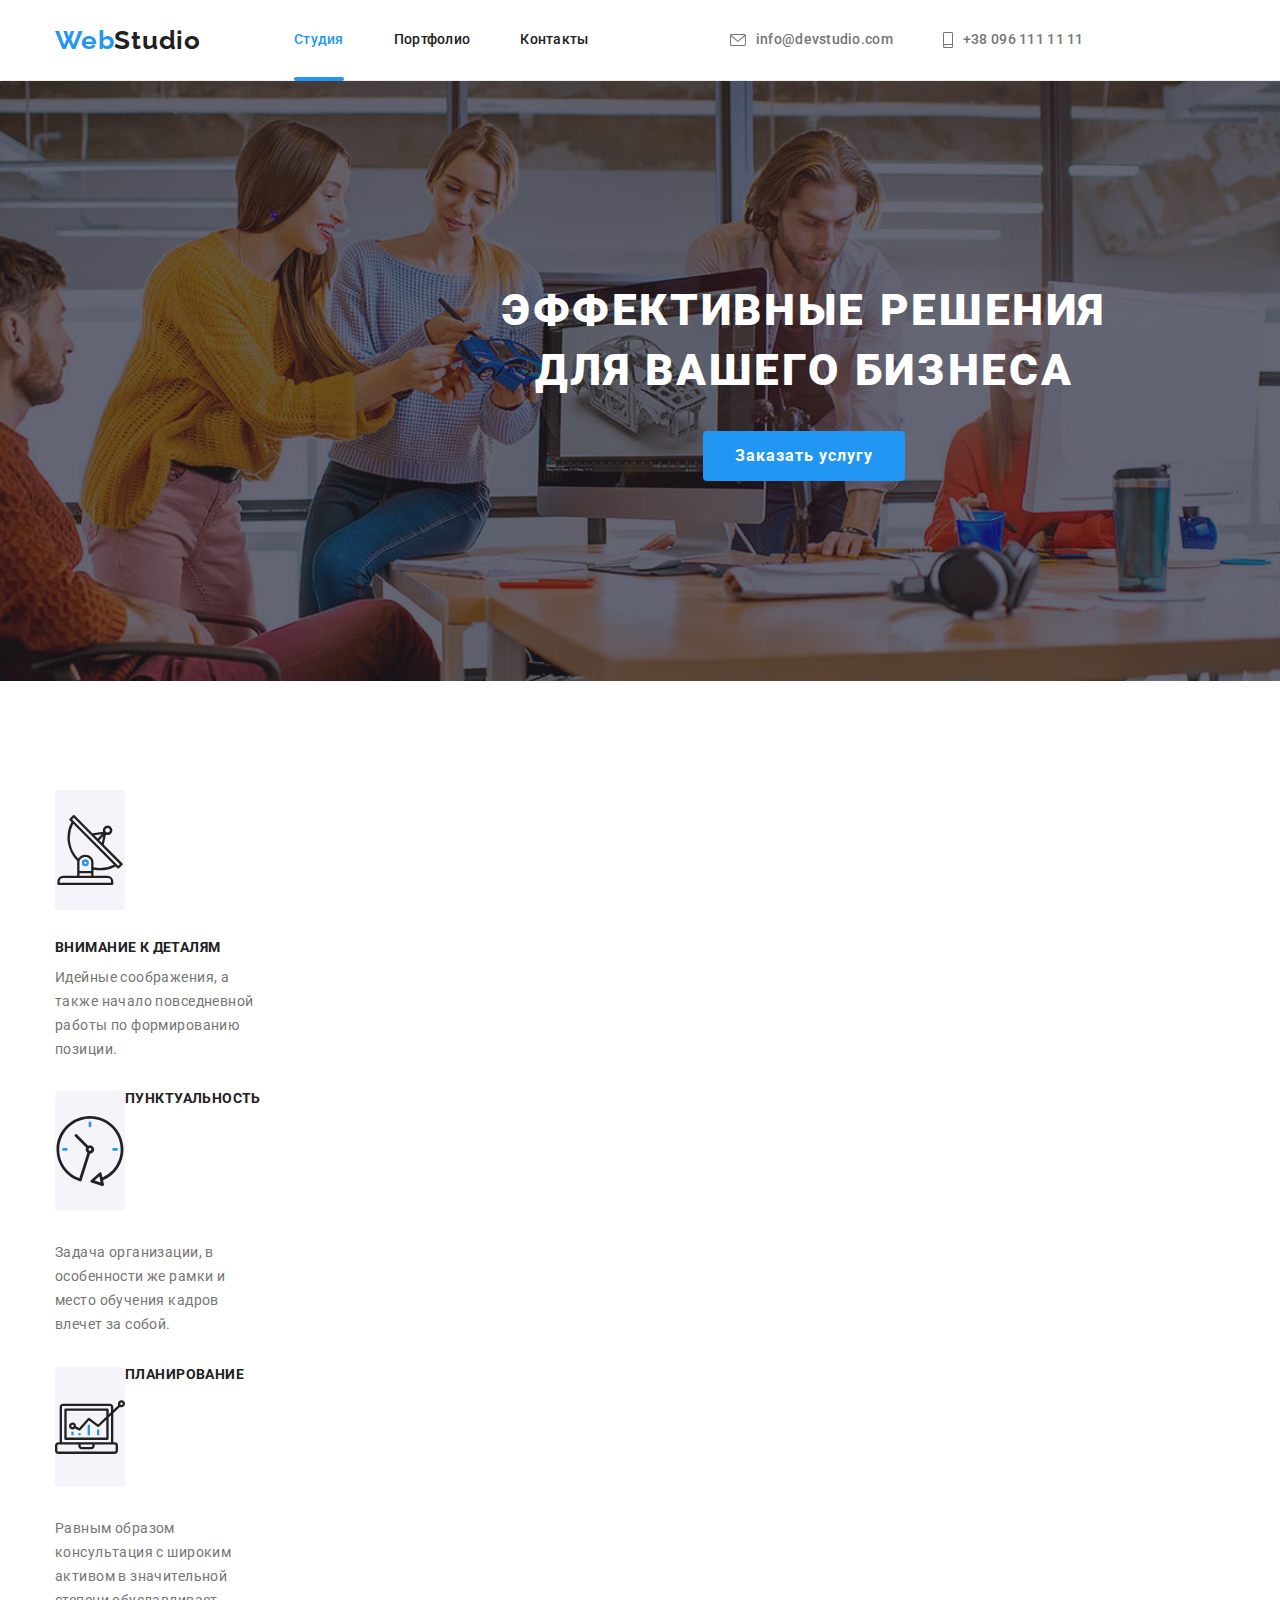
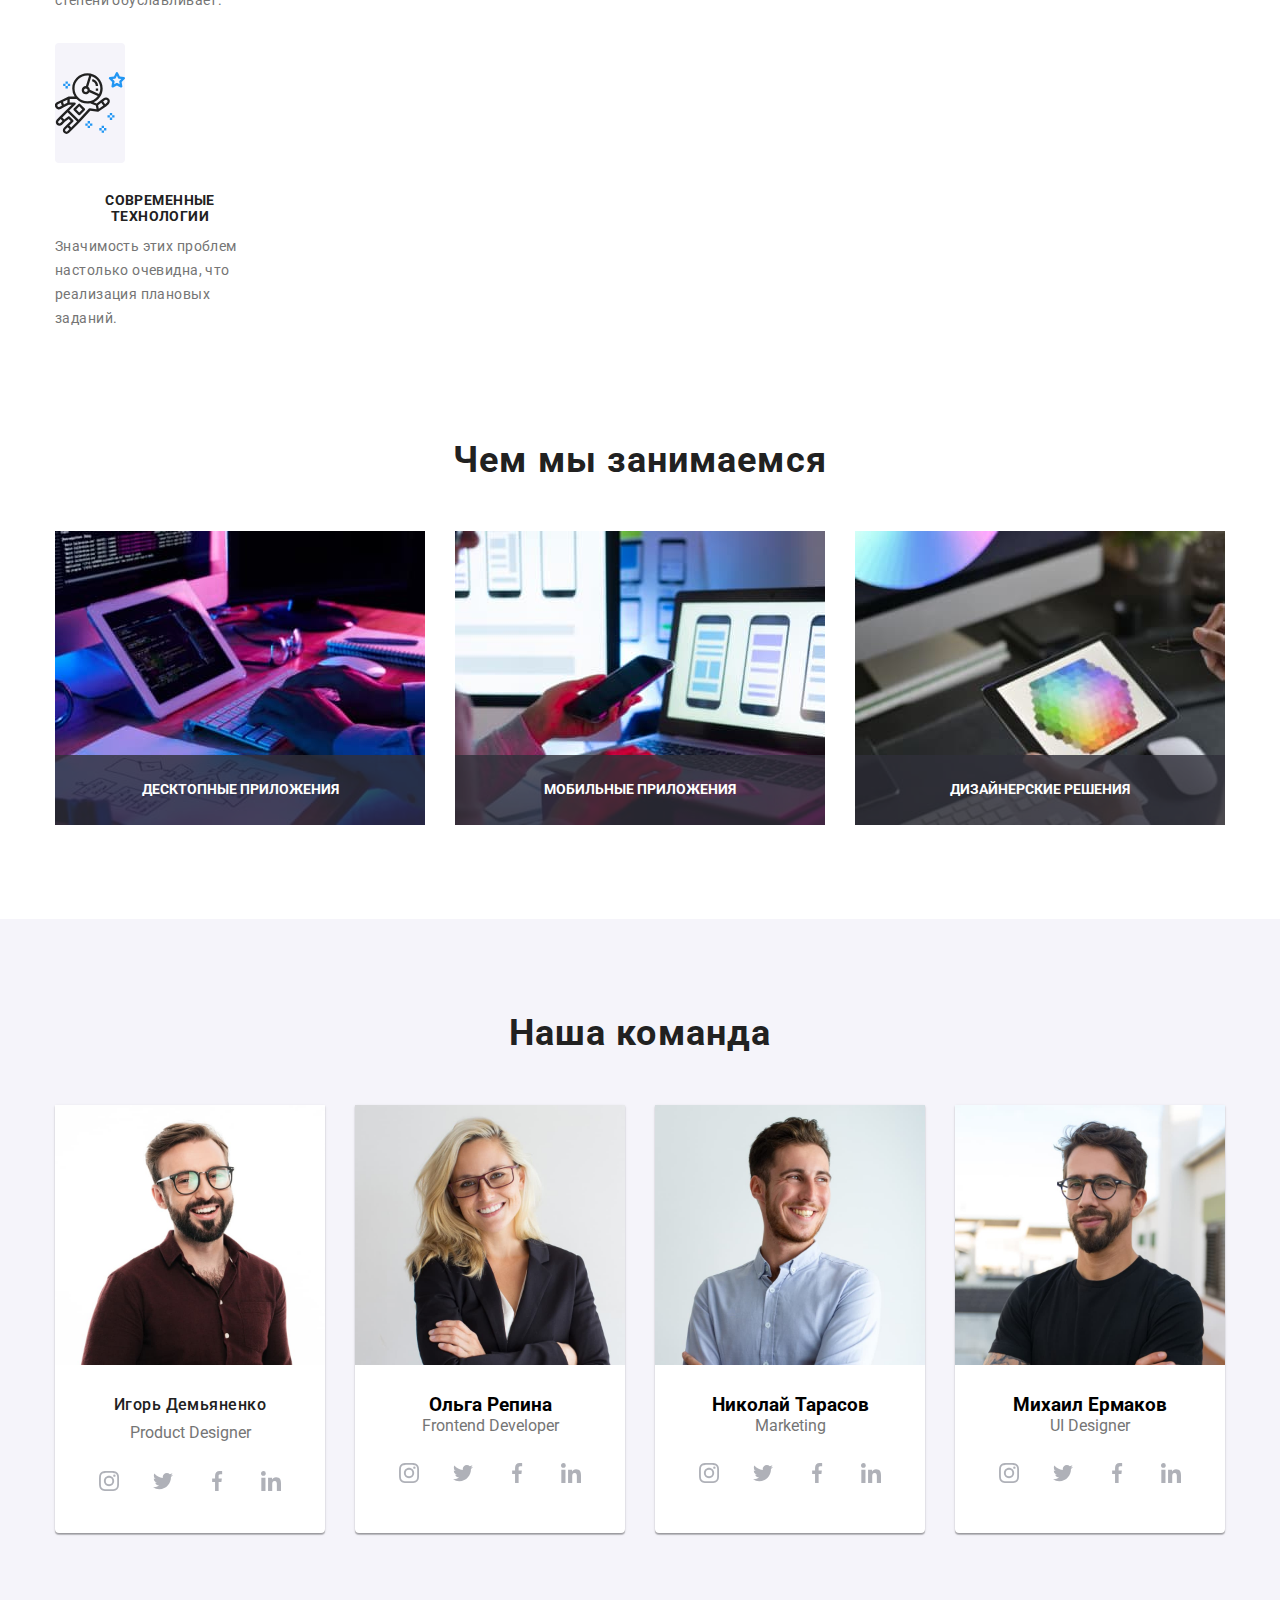
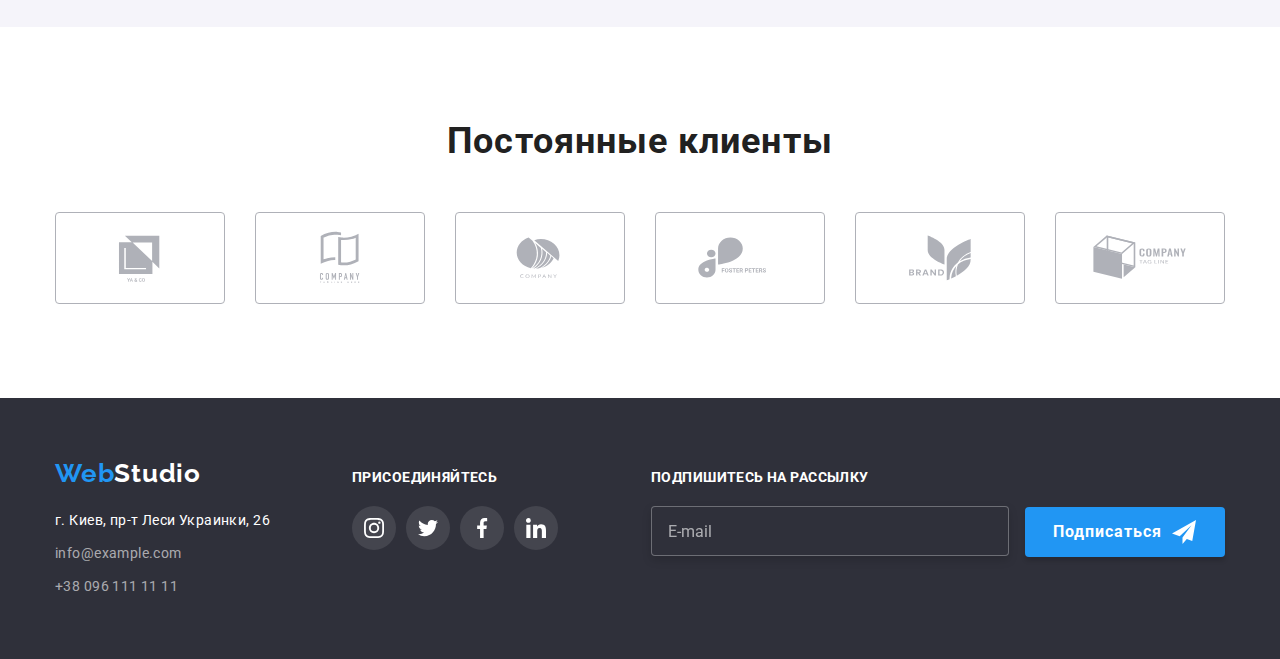
<file: index.html>
<!DOCTYPE html>
<html lang="ru">

<head>
    <meta charset="UTF-8">
    <meta http-equiv="X-UA-Compatible" content="IE=edge">
    <meta name="viewport" content="width=device-width, initial-scale=1.0">


    <link rel="preconnect" href="https://fonts.googleapis.com">
    <link rel="preconnect" href="https://fonts.gstatic.com" crossorigin>
    <link rel="preconnect" href="https://fonts.googleapis.com">
    <link rel="preconnect" href="https://fonts.gstatic.com" crossorigin>
    <link
        href="https://fonts.googleapis.com/css2?family=Raleway:wght@700&family=Roboto:wght@400;500;700;900&display=swap"
        rel="stylesheet">
    <link rel="preconnect" href="https://fonts.gstatic.com">
    <link rel="stylesheet"
        href="https://cdnjs.cloudflare.com/ajax/libs/modern-normalize/1.0.0/modern-normalize.min.css" />
    <link rel="stylesheet" href="./css/main.min.css">
    <title>HW7</title>
</head>

<body>
    <!--хедер-->
    <header class=" header">

        <div class="container header__container">
            <a href="index.html" class="logo logo__header link">
                <span class="logo__color"> Web</span>Studio
            </a>

            <nav class="navigation">

                <ul class="navigation__list">
                    <li class="navigation__item "><a class="navigation__link  navigation__link--current"
                            href="index.html">Студия</a>
                    </li>
                    <li class="navigation__item "><a class="navigation__link " href="portfolio.html">Портфолио</a>
                    </li>
                    <li class="navigation__item "><a class="navigation__link " href="">Контакты</a>
                    </li>
                </ul>
            </nav>
            <ul class="adress">
                <li class="adress__item">
                    <!-- <div class="adress__wrap"> -->
                    <a href="mailto:info@devstudio.com" class="adress__link">
                        <svg class="adress__icon ">
                            <use href="./images/icons/symbol-defs.svg#icon-envelope" width="16px" height="12px">
                            </use>
                        </svg>
                        info@devstudio.com
                    </a>
                </li>
                <li class="adress__item ">
                    <!-- <div class="adress__wrap"> -->
                    <a href="tel:+380961111111" class="adress__link ">
                        <svg class="adress__icon adress__icon--mod">
                            <use href="./images/icons/symbol-defs.svg#icon-smartphone-1" width="10px" height="16px">
                            </use>
                        </svg>+38 096 111 11 11</a>
                    <!-- </div> -->
                </li>
                <!-- </div> -->

            </ul>
        </div>

    </header>
    <!--MAIN-->
    <main>
        <!--hero section-->


        <section class=" hero">
            <div class="container">

                <h1 class="hero__title">Эффективные решения для вашего бизнеса</h1>
                <button type="button" class="btn hero__btn" data-modal-open>Заказать услугу</button>
            </div>
        </section>
        <!---section2-->
        <section class="section">
            <div class="container">
                <h2 class="section__title visually-hidden">Наши сильные стороны</h2>
                <ul class="about">
                    <li class="about__item">
                        <div class="about__wrap">
                            <svg class="about__icon">
                                <use href="./images/icons/symbol-defs.svg#icon-antenna" width="70px" height="70px">
                                </use>
                            </svg>
                        </div>

                        <h3 class="about__title">Внимание к деталям</h3>
                        <p class="about__text">Идейные соображения, а также начало повседневной работы по
                            формированию позиции.
                        </p>
                    </li>
                    <li class="about__item ">
                        <div class="about__wrap">
                            <svg class="about__icon">
                                <use href="./images/icons/symbol-defs.svg#icon-clock" width="70px" height="70px">
                                </use>
                            </svg>
                        </div>
                        <h3 class="about__title">Пунктуальность</h3>
                        <p class="about__text">Задача организации, в особенности же рамки и место обучения кадров
                            влечет за
                            собой.</p>
                    </li>

                    <li class="about__item ">
                        <div class="about__wrap">
                            <svg class="about__icon">
                                <use href="./images/icons/symbol-defs.svg#icon-diagram" width="70px" height="70px">
                                </use>
                            </svg>
                        </div>
                        <h3 class="about__title">Планирование</h3>
                        <p class="about__text">Равным образом консультация с широким активом в значительной степени
                            обуславливает.</p>
                    </li>

                    <li class="about__item ">
                        <div class="about__wrap">
                            <svg class="about__icon">
                                <use href="./images/icons/symbol-defs.svg#icon-astronaut" width="70px" height="70px">
                                </use>
                            </svg>
                        </div>
                        <h3 class="about__title">Современные технологии</h3>
                        <p class="about__text">Значимость этих проблем настолько очевидна, что реализация плановых
                            заданий.</p>
                    </li>

                </ul>
            </div>
        </section>
        <!--section3-->
        <section class="section section--nopadingtop">
            <div class="container">
                <h2 class="section__title">Чем мы занимаемся</h2>
                <ul class="work">
                    <li class="work__item">
                        <div class="work__overflow">
                            <img src="./images/box1.jpg" width="370" alt="человек верстает код">
                            <p class="work__text">десктопные приложения</p>

                        </div>

                    </li>

                    <li class="work__item">
                        <div class="work__overflow">
                            <img src="./images/box2.jpg" width="370" alt="разработка приложения для телефонов">
                            <p class="work__text">мобильные приложения</p>
                        </div>


                    </li>

                    <li class="work__item ">
                        <div class="work__overflow">
                            <img src="./images/box3.jpg" width="370" alt="палитра цветов">
                            <p class="work__text">дизайнерские решения</p>
                        </div>
                    </li>
                </ul>
            </div>
        </section>
        <!--section4-->
        <section class="section section--anotherbg">
            <div class="container">
                <h2 class="section__title">Наша команда</h2>
                <ul class="comand">
                    <li class="comand__item"><img src="./images/img1.jpg" width="270" alt="Фото Игоря Демьяненка">
                        <div class="comand__card">
                            <h3 class="comand__title">Игорь Демьяненко</h3>
                            <p class="comand__text">Product Designer</p>
                            <ul class="social">
                                <li class="social__item">
                                    <a href="" class="social__link">
                                        <svg class="social__icon" width="20px" height="20px">
                                            <use href="./images/icons/symbol-defs.svg#icon-instagram"></use>
                                        </svg></a>
                                </li>
                                <li class="social__item">
                                    <a href="" class="social__link">
                                        <svg class="social__icon" width="20px" height="20px">
                                            <use href="./images/icons/symbol-defs.svg#icon-twitter"></use>
                                        </svg></a>
                                </li>
                                <li class="social__item">
                                    <a href="" class="social__link">
                                        <svg class="social__icon" width="20px" height="20px">
                                            <use href="./images/icons/symbol-defs.svg#icon-facebook"></use>
                                        </svg></a>
                                </li>
                                <li class="social__item">
                                    <a href="" class="social__link">
                                        <svg class="social__icon" width="20px" height="20px">
                                            <use href="./images/icons/symbol-defs.svg#icon-linkedin"></use>
                                        </svg></a>
                                </li>

                            </ul>

                        </div>
                    </li>

                    <li class="comand__item"><img src="./images/img2.jpg" width="270" alt="фото Ольги Репиной">
                        <div class="comand__card">
                            <h3 class=" comand__posttitle">Ольга Репина</h3>
                            <p class=" comand__text">Frontend Developer</p>

                            <div class="soccontact">
                                <ul class="social">
                                    <li class="social__item">
                                        <a href="" class="social__link">
                                            <svg class="social__icon" width="20px" height="20px">
                                                <use href="./images/icons/symbol-defs.svg#icon-instagram"></use>
                                            </svg></a>
                                    </li>
                                    <li class="social__item">
                                        <a href="" class="social__link">
                                            <svg class="social__icon" width="20px" height="20px">
                                                <use href="./images/icons/symbol-defs.svg#icon-twitter"></use>
                                            </svg></a>
                                    </li>
                                    <li class="social__item">
                                        <a href="" class="social__link">
                                            <svg class="social__icon" width="20px" height="20px">
                                                <use href="./images/icons/symbol-defs.svg#icon-facebook"></use>
                                            </svg></a>
                                    </li>
                                    <li class="social__item">
                                        <a href="" class="social__link">
                                            <svg class="social__icon" width="20px" height="20px">
                                                <use href="./images/icons/symbol-defs.svg#icon-linkedin"></use>
                                            </svg></a>
                                    </li>

                                </ul>

                            </div>
                        </div>
                    </li>

                    <li class="comand__item item"><img src="./images/img3.jpg" width="270" alt="Фото Николая Тарасова">
                        <div class="comand__card">
                            <h3 class="comand__font comand__posttitle">Николай Тарасов</h3>
                            <p class="comand__font comand__text">Marketing</p>

                            <div class="soccontact">
                                <ul class="social">
                                    <li class="social__item">
                                        <a href="" class="social__link">
                                            <svg class="social__icon" width="20px" height="20px">
                                                <use href="./images/icons/symbol-defs.svg#icon-instagram"></use>
                                            </svg></a>
                                    </li>
                                    <li class="social__item">
                                        <a href="" class="social__link">
                                            <svg class="social__icon" width="20px" height="20px">
                                                <use href="./images/icons/symbol-defs.svg#icon-twitter"></use>
                                            </svg></a>
                                    </li>
                                    <li class="social__item">
                                        <a href="" class="social__link">
                                            <svg class="social__icon" width="20px" height="20px">
                                                <use href="./images/icons/symbol-defs.svg#icon-facebook"></use>
                                            </svg></a>
                                    </li>
                                    <li class="social__item">
                                        <a href="" class="social__link">
                                            <svg class="social__icon" width="20px" height="20px">
                                                <use href="./images/icons/symbol-defs.svg#icon-linkedin"></use>
                                            </svg></a>
                                    </li>

                                </ul>

                            </div>
                        </div>
                    </li>

                    <li class="comand__item item"><img src="./images/img4.jpg" width="270" alt="Фото Михаила Ермакова">
                        <div class="comand__card">
                            <h3 class="comand__font comand__posttitle">Михаил Ермаков</h3>
                            <p class="comand__font comand__text">UI Designer</p>

                            <div class="soccontact">
                                <ul class="social">
                                    <li class="social__item">
                                        <a href="" class="social__link">
                                            <svg class="social__icon" width="20px" height="20px">
                                                <use href="./images/icons/symbol-defs.svg#icon-instagram"></use>
                                            </svg></a>
                                    </li>
                                    <li class="social__item">
                                        <a href="" class="social__link">
                                            <svg class="social__icon" width="20px" height="20px">
                                                <use href="./images/icons/symbol-defs.svg#icon-twitter"></use>
                                            </svg></a>
                                    </li>
                                    <li class="social__item">
                                        <a href="" class="social__link">
                                            <svg class="social__icon" width="20px" height="20px">
                                                <use href="./images/icons/symbol-defs.svg#icon-facebook"></use>
                                            </svg></a>
                                    </li>
                                    <li class="social__item">
                                        <a href="" class="social__link">
                                            <svg class="social__icon" width="20px" height="20px">
                                                <use href="./images/icons/symbol-defs.svg#icon-linkedin"></use>
                                            </svg></a>
                                    </li>

                                </ul>

                            </div>
                        </div>
                    </li>


                </ul>
            </div>
        </section>
        <section class="section">
            <div class="container">
                <h2 class="section__title">Постоянные клиенты</h2>


                <ul class="client">
                    <li class="client__item">
                        <a href="" class="client__link">
                            <svg class="client__icon">
                                <use href="./images/icons/symbol-defs.svg#icon-Logo"></use>
                            </svg>
                        </a>

                    </li>
                    <li class="client__item">

                        <a href="" class="client__link">
                            <svg class="client__icon" width="41px" height="48px">
                                <use href="./images/icons/symbol-defs.svg#icon-Logo-1"></use>
                            </svg>
                        </a>

                    </li>
                    <li class="client__item">

                        <a href="" class="client__link">

                            <svg class="client__icon" width="41px" height="48px">
                                <use href="./images/icons/symbol-defs.svg#icon-Logo-2"></use>
                            </svg>

                        </a>

                    </li>
                    <li class="client__item">

                        <a href="" class="client__link">

                            <svg class="client__icon" width="41px" height="48px">
                                <use href="./images/icons/symbol-defs.svg#icon-Logo-3"></use>
                            </svg>

                        </a>

                    </li>
                    <li class="client__item">

                        <a href="" class="client__link">

                            <svg class="client__icon" width="41px" height="48px">
                                <use href="./images/icons/symbol-defs.svg#icon-Logo-4"></use>
                            </svg>

                        </a>

                    </li>
                    <li class="client__item">

                        <a href="" class="client__link">

                            <svg class="client__icon" width="41px" height="48px">
                                <use href="./images/icons/symbol-defs.svg#icon-Logo-5"></use>
                            </svg>

                        </a>

                    </li>
                </ul>
            </div>

        </section>
    </main>

    <footer class="fter">
        <div class="container f-nav">
            <div class="f-left">
                <a href="index.html" class="logo logo__footer link">
                    <span class="logo__color"> Web</span><span class="">Studio</span>
                </a>
                <address class="b-nav">
                    <ul class="ftr">
                        <li class="item"><a
                                href="https://www.google.com/maps/d/embed?mid=1ha2ieTyIqRlce1c0PHE3r7fh1XY&ehbc=2E312F"
                                target="_blank" class=" foot-fonts footer-map link">г. Киев, пр-т Леси Украинки, 26</a>
                        </li>
                        <li class="item"> <a href="mailto:info@example.com"
                                class=" foot-fonts footer-addres link">info@example.com</a>
                        </li>
                        <li class="item"><a href="tel:+380961111111" class=" foot-fonts footer-addres link">+38 096 111
                                11
                                11</a></li>
                    </ul>
                </address>
            </div>
            <div class="footer-social-link">
                <p class="foot-fonts-social">Присоединяйтесь</p>

                <ul class="social">
                    <li class="social__item">
                        <a href="" class="social__link social__link--anotherbg">
                            <svg class="social__icon--white" width="20px" height="20px">
                                <use href="./images/icons/symbol-defs.svg#icon-instagram"></use>
                            </svg></a>
                    </li>
                    <li class="social__item">
                        <a href="" class="social__link social__link--anotherbg">
                            <svg class="social__icon social__icon--white" width="20px" height="20px">
                                <use href="./images/icons/symbol-defs.svg#icon-twitter"></use>
                            </svg></a>
                    </li>
                    <li class="social__item">
                        <a href="" class="social__link social__link--anotherbg">
                            <svg class="social__icon social__icon--white" width="20px" height="20px">
                                <use href="./images/icons/symbol-defs.svg#icon-facebook"></use>
                            </svg></a>
                    </li>
                    <li class="social__item">
                        <a href="" class="social__link social__link--anotherbg">
                            <svg class="social__icon social__icon--white" width="20px" height="20px">
                                <use href="./images/icons/symbol-defs.svg#icon-linkedin"></use>
                            </svg></a>
                    </li>

                </ul>




            </div>
            <form class="footer-mailing">
                <label for="client-mailing" class="mail-input-title">подпишитесь на рассылку</label>
                <input type="email" name="client-mailing" id="client-mailing" class="client-mail-input"
                    placeholder="E-mail">

                <button type="submit" class="button-submit-user-mail">Подписаться
                    <svg class="footer-button-icon" width="24" height="24">
                        <use href="./images/icons/symbol-defs.svg#icon-send"></use>
                    </svg>

                </button>
            </form>
        </div>


    </footer>


    <div class="backdrop is-hidden" data-modal>
        <div class="modal ">
            <p class="modal-title">Оставьте свои данные, мы вам перезвоним</p>
            <button type="button" class="modal-close" data-modal-close> <svg class="modal-but-close" width="30px"
                    height="30px">
                    <use href="./images/icons/symbol-defs.svg#icon-close-black"></use>
                </svg>
            </button>
            <form class="modal-form">
                <div class="form-field">
                    <label class="modal-input-name" for="user-name">Имя</label>
                    <div class="input-wrap">
                        <input type="text" placeholder="" class="modal-input" name="user-name" required id="user-name">
                        <svg class="icon-name" width="18" height="18">
                            <use href="./images/icons/symbol-defs.svg#icon-person"></use>
                        </svg>

                    </div>

                </div>
                <div class="form-field">
                    <label class="modal-input-name" for="user-tel">Телефон</label>
                    <div class="input-wrap">
                        <input type="tel" placeholder="" class="modal-input" name="user-tel" required id="user-tel">
                        <svg class="icon-name" width="18" height="18">
                            <use href="./images/icons/symbol-defs.svg#icon-phone"></use>
                        </svg>
                    </div>

                </div>

                <div class="form-field">
                    <label class="modal-input-name" for="user-email">Почта</label>
                    <div class="input-wrap">
                        <input type="email" placeholder="" class="modal-input" name="user-email" required
                            id="user-email">
                        <svg class="icon-name" width="18" height="18">
                            <use href="./images/icons/symbol-defs.svg#icon-email"></use>
                        </svg>
                    </div>

                </div>

                <div class="form-field textarea">
                    <label class="modal-input-name comment" for="user-comment">Комментарий</label>
                    <textarea name="user-comment" placeholder="Введите текст" class="modal-comment"
                        id="user-comment"></textarea>
                </div>
                <div class="form-field check">


                    <input type="checkbox" class="modal-check visually-hidden" name="user-privacy" id="modal-check">
                    <label for="modal-check" class="privacy-check-label">Соглашаюсь с рассылкой и принимаю
                        <a href="#" class="privacy-link">Условия договора</a>
                    </label>


                </div>
                <button type="submit" class="button-submit-privacy">Оправить</button>



            </form>

        </div>





    </div>


    <script src="./js/modal.js"></script>
</body>

</html>
</file>
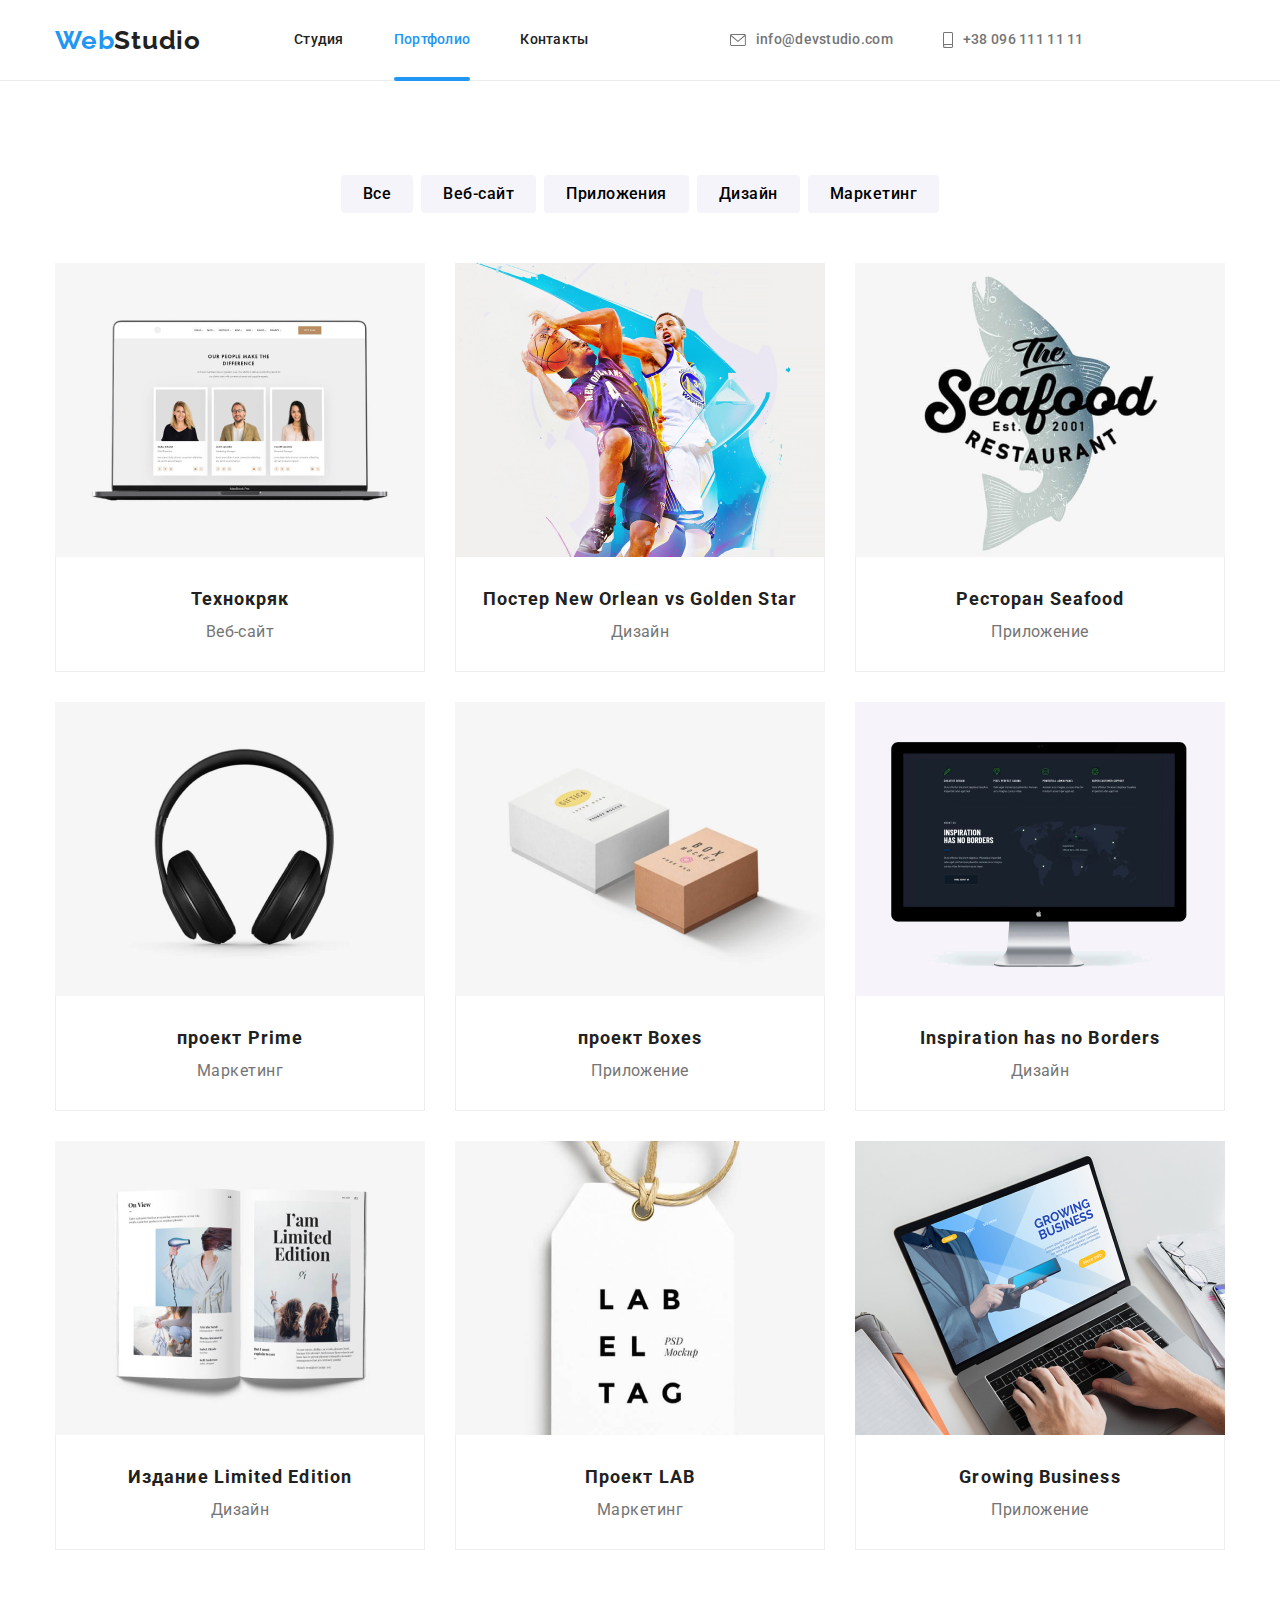
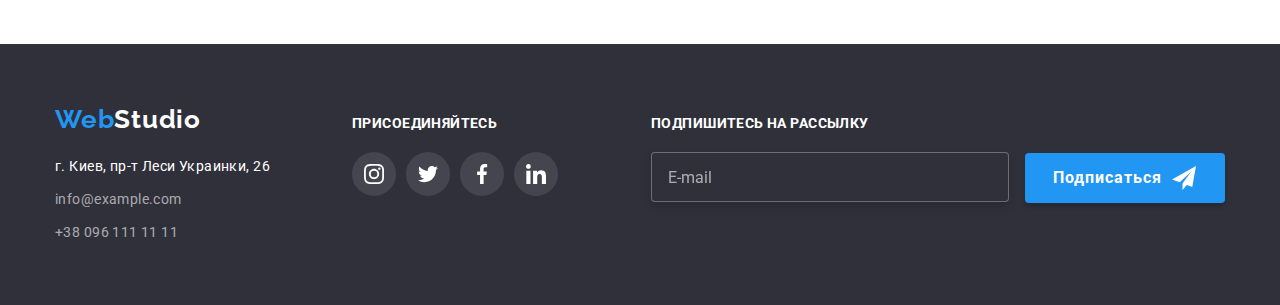
<file: portfolio.html>
<!DOCTYPE html>
<html lang="ru">

<head>
    <meta charset="UTF-8">
    <meta http-equiv="X-UA-Compatible" content="IE=edge">
    <meta name="viewport" content="width=device-width, initial-scale=1.0">


    <link rel="preconnect" href="https://fonts.googleapis.com">
    <link rel="preconnect" href="https://fonts.gstatic.com" crossorigin>
    <link rel="preconnect" href="https://fonts.googleapis.com">
    <link rel="preconnect" href="https://fonts.gstatic.com" crossorigin>
    <link
        href="https://fonts.googleapis.com/css2?family=Raleway:wght@700&family=Roboto:wght@400;500;700;900&display=swap"
        rel="stylesheet">
    <link rel="preconnect" href="https://fonts.gstatic.com">
    <link rel="stylesheet"
        href="https://cdnjs.cloudflare.com/ajax/libs/modern-normalize/1.0.0/modern-normalize.min.css" />
    <link rel="stylesheet" href="./css/main.min.css">
    <title>portfolio</title>
</head>

<body>
    <!DOCTYPE html>
    <html lang="ru">

    <head>
        <meta charset="UTF-8">
        <meta http-equiv="X-UA-Compatible" content="IE=edge">
        <meta name="viewport" content="width=device-width, initial-scale=1.0">


        <link rel="preconnect" href="https://fonts.googleapis.com">
        <link rel="preconnect" href="https://fonts.gstatic.com" crossorigin>
        <link rel="preconnect" href="https://fonts.googleapis.com">
        <link rel="preconnect" href="https://fonts.gstatic.com" crossorigin>
        <link
            href="https://fonts.googleapis.com/css2?family=Raleway:wght@700&family=Roboto:wght@400;500;700;900&display=swap"
            rel="stylesheet">
        <link rel="preconnect" href="https://fonts.gstatic.com">
        <link rel="stylesheet"
            href="https://cdnjs.cloudflare.com/ajax/libs/modern-normalize/1.0.0/modern-normalize.min.css" />
        <link rel="stylesheet" href="./css/main.min.css">
        <title>HW7</title>
    </head>

    <body>
        <!--хедер-->
        <header class=" header">

            <div class="container header__container">
                <a href="index.html" class="logo logo__header link">
                    <span class="logo__color"> Web</span>Studio
                </a>

                <nav class="navigation">

                    <ul class="navigation__list">
                        <li class="navigation__item "><a class="navigation__link  " href="index.html">Студия</a>
                        </li>
                        <li class="navigation__item "><a class="navigation__link navigation__link--current "
                                href="portfolio.html">Портфолио</a>
                        </li>
                        <li class="navigation__item "><a class="navigation__link " href="">Контакты</a>
                        </li>
                    </ul>
                </nav>
                <ul class="adress">
                    <li class="adress__item">
                        <!-- <div class="adress__wrap"> -->
                        <a href="mailto:info@devstudio.com" class="adress__link">
                            <svg class="adress__icon ">
                                <use href="./images/icons/symbol-defs.svg#icon-envelope" width="16px" height="12px">
                                </use>
                            </svg>
                            info@devstudio.com
                        </a>
                    </li>
                    <li class="adress__item ">
                        <!-- <div class="adress__wrap"> -->
                        <a href="tel:+380961111111" class="adress__link ">
                            <svg class="adress__icon adress__icon--mod">
                                <use href="./images/icons/symbol-defs.svg#icon-smartphone-1" width="10px" height="16px">
                                </use>
                            </svg>+38 096 111 11 11</a>
                        <!-- </div> -->
                    </li>
                    <!-- </div> -->

                </ul>
            </div>

        </header>
        <!--MAIN-->
        <main>

            <section class="section">
                <div class="container">
                    <h1 class="portfolio-title visually-hidden">Наши проекты</h1>

                    <ul class="choise-list">
                        <li class="item"><button type="button" class="choise-list__btntext">Все</button></li>
                        <li class="item"><button type="button" class="choise-list__btntext">Веб-сайт</button></li>
                        <li class="item"><button type="button" class="choise-list__btntext">Приложения</button></li>
                        <li class="item"><button type="button" class="choise-list__btntext">Дизайн</button></li>
                        <li class="item"><button type="button" class="choise-list__btntext">Маркетинг</button></li>
                    </ul>
                    <ul class="card-list">
                        <li class="firm item">
                            <a href="" class="card-list__link link">
                                <div class="overlay-wrap">
                                    <img src="./images/pr1.jpg" width="370" alt="Фото проекта технокряк">
                                    <p class="overlay-wrap__text">Ресурс предлагает комплексные предложения с разным
                                        уровнем функционала и сервисов. Все это позволит посетителю получить
                                        исчерпывающие сведения о компании или частном лице. </p>
                                </div>

                                <div class="conteiner card-list__bgc ">
                                    <h3 class="card-list__posttitle">Технокряк</h3>
                                    <p class="card-list__text">Веб-сайт</p>
                                </div>
                            </a>
                        </li>
                        <li class="firm item">
                            <a href="" class="card-list__link link">
                                <div class="overlay-wrap">
                                    <img src="./images/pr2.jpg" width="370" alt="Постер New Orlean vs Golden Star">
                                    <p class="overlay-wrap__text">Ресурс предлагает комплексные предложения с разным
                                        уровнем функционала и сервисов. Все это позволит посетителю получить
                                        исчерпывающие сведения о компании или частном лице. </p>
                                </div>

                                <div class="conteiner card-list__bgc ">
                                    <h3 class="card-list__posttitle">Постер New Orlean vs Golden Star</h3>
                                    <p class="card-list__text">Дизайн</p>
                                </div>

                            </a>


                        </li>
                        <li class="firm item">

                            <a href="" class="card-list__link link">
                                <div class="overlay-wrap">
                                    <img src="./images/pr3.jpg" width="370" alt="Фото приложения Seafood">
                                    <p class="overlay-wrap__text">Ресурс предлагает комплексные предложения с разным
                                        уровнем функционала и сервисов. Все это позволит посетителю получить
                                        исчерпывающие сведения о компании или частном лице. </p>
                                </div>

                                <div class="conteiner card-list__bgc ">
                                    <h3 class="card-list__posttitle">Ресторан Seafood</h3>
                                    <p class="card-list__text">Приложение</p>
                                </div>

                            </a>
                        </li>
                        <li class="firm item">

                            <a href="" class="card-list__link link">
                                <div class="overlay-wrap">
                                    <img src="./images/pr4.jpg" width="370" alt="Фото проекта Prime">
                                    <p class="overlay-wrap__text">Ресурс предлагает комплексные предложения с разным
                                        уровнем функционала и сервисов. Все это позволит посетителю получить
                                        исчерпывающие сведения о компании или частном лице. </p>
                                </div>

                                <div class="conteiner card-list__bgc  ">
                                    <h3 class="card-list__posttitle">проект Prime</h3>
                                    <p class="card-list__text">Маркетинг</p>
                                </div>

                            </a>
                        </li>
                        <li class="firm item">
                            <a href="" class="card-list__link link">
                                <div class="overlay-wrap">
                                    <img src="./images/pr5.jpg" width="370" alt="Фото проекта Boxes">
                                    <p class="overlay-wrap__text">Ресурс предлагает комплексные предложения с разным
                                        уровнем функционала и сервисов. Все это позволит посетителю получить
                                        исчерпывающие сведения о компании или частном лице. </p>
                                </div>


                                <div class="conteiner card-list__bgc ">
                                    <h3 class="card-list__posttitle">проект Boxes</h3>
                                    <p class="card-list__text">Приложение</p>
                                </div>

                            </a>
                        </li>
                        <li class="firm item">

                            <a href="" class="card-list__link link">
                                <div class="overlay-wrap">
                                    <img src="./images/pr6.jpg" width="370" alt="Фото сайта">
                                    <p class="overlay-wrap__text">Ресурс предлагает комплексные предложения с разным
                                        уровнем функционала и сервисов. Все это позволит посетителю получить
                                        исчерпывающие сведения о компании или частном лице. </p>
                                </div>


                                <div class="conteiner card-list__bgc ">
                                    <h3 class="card-list__posttitle">Inspiration has no Borders</h3>
                                    <p class="card-list__text">Дизайн</p>
                                </div>

                            </a>
                        </li>
                        <li class="firm item">

                            <a href="" class="card-list__link link">
                                <div class="overlay-wrap">
                                    <img src="./images/pr7.jpg" width="370" alt="Фото сайта">
                                    <p class="overlay-wrap__text">Ресурс предлагает комплексные предложения с разным
                                        уровнем функционала и сервисов. Все это позволит посетителю получить
                                        исчерпывающие сведения о компании или частном лице. </p>
                                </div>

                                <div class="conteiner card-list__bgc ">
                                    <h3 class="card-list__posttitle">Издание Limited Edition</h3>
                                    <p class="card-list__text">Дизайн</p>
                                </div>

                            </a>
                        </li>
                        <li class="firm item">

                            <a href="" class="card-list__link link">
                                <div class="overlay-wrap">
                                    <img src="./images/pr8.jpg" width="370" alt="Фото проекта LAB">
                                    <p class="overlay-wrap__text">Ресурс предлагает комплексные предложения с разным
                                        уровнем функционала и сервисов. Все это позволит посетителю получить
                                        исчерпывающие сведения о компании или частном лице. </p>
                                </div>

                                <div class="conteiner card-list__bgc ">
                                    <h3 class="card-list__posttitle">Проект LAB</h3>
                                    <p class="card-list__text">Маркетинг</p>
                                </div>

                            </a>
                        </li>
                        <li class="firm item">

                            <a href="" class="card-list__link link">
                                <div class="overlay-wrap">
                                    <img src="./images/pr9.jpg" width="370" alt="Фото приложения Growing Business">
                                    <p class="overlay-wrap__text">Ресурс предлагает комплексные предложения с разным
                                        уровнем функционала и сервисов. Все это позволит посетителю получить
                                        исчерпывающие сведения о компании или частном лице. </p>
                                </div>



                                <div class="conteiner card-list__bgc ">
                                    <h3 class="card-list__posttitle">Growing Business</h3>
                                    <p class="card-list__text">Приложение</p>
                                </div>

                            </a>
                        </li>

                    </ul>
                </div>

            </section>

        </main>
        <footer class="fter">
            <div class="container f-nav">
                <div class="f-left">
                    <a href="index.html" class="logo logo__footer link">
                        <span class="logo__color"> Web</span><span class="">Studio</span>
                    </a>
                    <address class="b-nav">
                        <ul class="ftr">
                            <li class="item"><a
                                    href="https://www.google.com/maps/d/embed?mid=1ha2ieTyIqRlce1c0PHE3r7fh1XY&ehbc=2E312F"
                                    target="_blank" class=" foot-fonts footer-map link">г. Киев, пр-т Леси Украинки,
                                    26</a>
                            </li>
                            <li class="item"> <a href="mailto:info@example.com"
                                    class=" foot-fonts footer-addres link">info@example.com</a>
                            </li>
                            <li class="item"><a href="tel:+380961111111" class=" foot-fonts footer-addres link">+38 096
                                    111
                                    11
                                    11</a></li>
                        </ul>
                    </address>
                </div>
                <div class="footer-social-link">
                    <p class="foot-fonts-social">Присоединяйтесь</p>
                    <ul class="social">
                        <li class="social__item">
                            <a href="" class="social__link social__link--anotherbg">
                                <svg class="social__icon--white" width="20px" height="20px">
                                    <use href="./images/icons/symbol-defs.svg#icon-instagram"></use>
                                </svg></a>
                        </li>
                        <li class="social__item">
                            <a href="" class="social__link social__link--anotherbg">
                                <svg class="social__icon social__icon--white" width="20px" height="20px">
                                    <use href="./images/icons/symbol-defs.svg#icon-twitter"></use>
                                </svg></a>
                        </li>
                        <li class="social__item">
                            <a href="" class="social__link social__link--anotherbg">
                                <svg class="social__icon social__icon--white" width="20px" height="20px">
                                    <use href="./images/icons/symbol-defs.svg#icon-facebook"></use>
                                </svg></a>
                        </li>
                        <li class="social__item">
                            <a href="" class="social__link social__link--anotherbg">
                                <svg class="social__icon social__icon--white" width="20px" height="20px">
                                    <use href="./images/icons/symbol-defs.svg#icon-linkedin"></use>
                                </svg></a>
                        </li>
                    </ul>

                </div>
                <form class="footer-mailing">
                    <label for="client-mailing" class="mail-input-title">подпишитесь на рассылку</label>
                    <input type="email" name="client-mailing" id="client-mailing" class="client-mail-input"
                        placeholder="E-mail">

                    <button type="submit" class="button-submit-user-mail">Подписаться
                        <svg class="footer-button-icon" width="24" height="24">
                            <use href="./images/icons/symbol-defs.svg#icon-send"></use>
                        </svg>

                    </button>
                </form>
            </div>


        </footer>




    </body>

    </html>
</file>
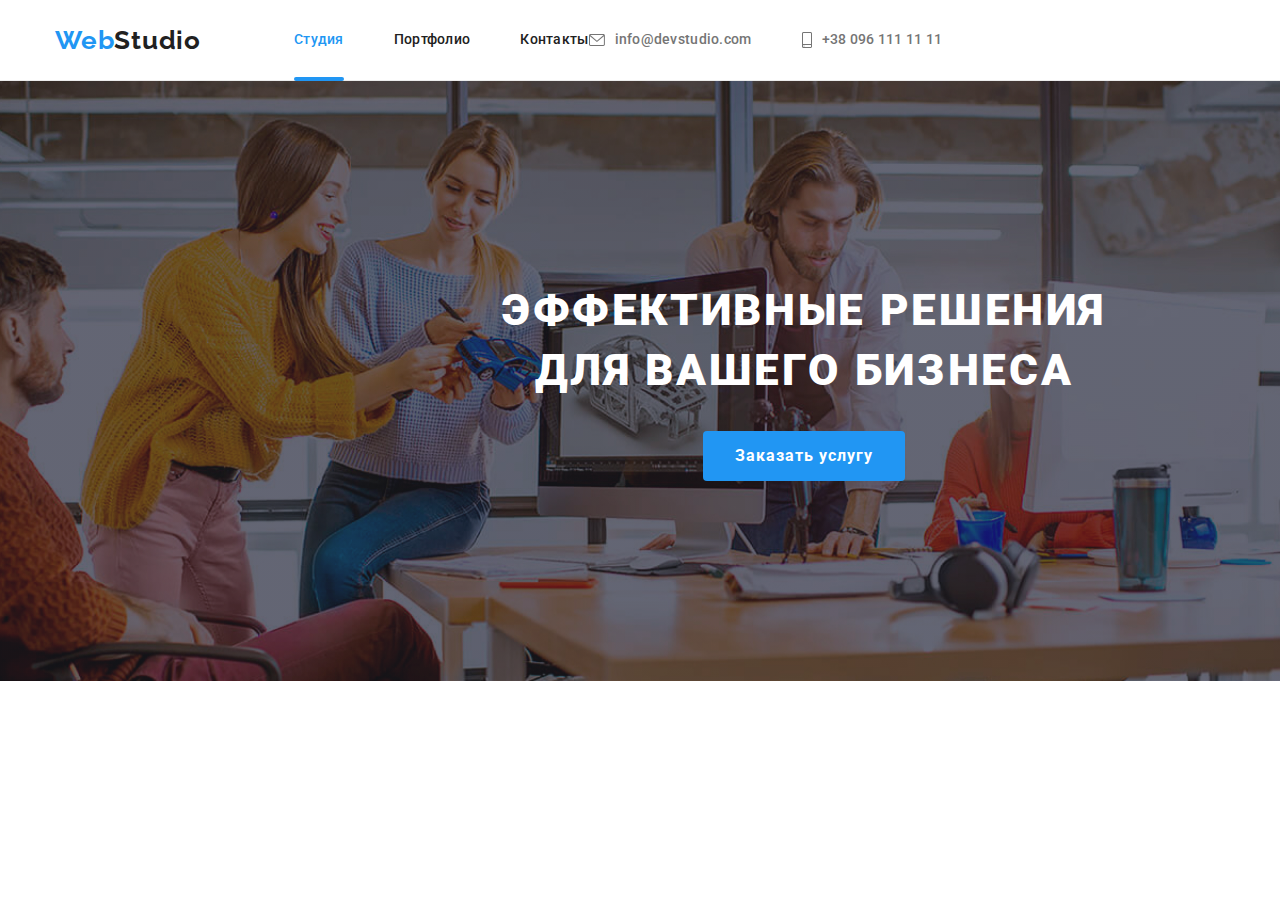
<file: test.html>
<!DOCTYPE html>
<html lang="en">

<head>
    <meta charset="UTF-8">
    <meta http-equiv="X-UA-Compatible" content="IE=edge">
    <meta name="viewport" content="width=device-width, initial-scale=1.0">


    <link rel="preconnect" href="https://fonts.googleapis.com">
    <link rel="preconnect" href="https://fonts.gstatic.com" crossorigin>
    <link rel="preconnect" href="https://fonts.googleapis.com">
    <link rel="preconnect" href="https://fonts.gstatic.com" crossorigin>
    <link
        href="https://fonts.googleapis.com/css2?family=Raleway:wght@700&family=Roboto:wght@400;500;700;900&display=swap"
        rel="stylesheet">
    <link rel="preconnect" href="https://fonts.gstatic.com">
    <link rel="stylesheet"
        href="https://cdnjs.cloudflare.com/ajax/libs/modern-normalize/1.0.0/modern-normalize.min.css" />
    <link rel="stylesheet" href="./css/main.min.css">
    <title>-----Test----</title>
</head>

<body>
    <header class=" header">
        <div class="container header__container">
            <a href="index.html" class="logo logo__header link">
                <span class="logo__color"> Web</span>Studio
            </a>
            <button type="button" class="menu-button is-open" aria-expanded="false" aria-controls="menu-container"
                data-menu-button>
                <svg width="40" height="40" aria-label="переключатель мобильного меню">
                    <use class="icon-menu" href="./images/icons/symbol-defs.svg#icon-menu"></use>
                    <use class="icon-cross" href="./images/icons/symbol-defs.svg#icon-close"></use>
                </svg>
            </button>
            <div class="menu-container" data-menu>
                <nav class="navigation">



                    <ul class="navigation__list">
                        <li class="navigation__item "><a class="navigation__link  navigation__link--current"
                                href="index.html">Студия</a>
                        </li>
                        <li class="navigation__item "><a class="navigation__link " href="portfolio.html">Портфолио</a>
                        </li>
                        <li class="navigation__item "><a class="navigation__link " href="">Контакты</a>
                        </li>
                    </ul>
                </nav>
                <ul class="adress">
                    <li class="adress__item">
                        <!-- <div class="adress__wrap"> -->
                        <a href="mailto:info@devstudio.com" class="adress__link">
                            <svg class="adress__icon ">
                                <use href="./images/icons/symbol-defs.svg#icon-envelope" width="16px" height="12px">
                                </use>
                            </svg>
                            info@devstudio.com
                        </a>
                    </li>
                    <li class="adress__item ">
                        <!-- <div class="adress__wrap"> -->
                        <a href="tel:+380961111111" class="adress__link ">
                            <svg class="adress__icon adress__icon--mod">
                                <use href="./images/icons/symbol-defs.svg#icon-smartphone-1" width="10px" height="16px">
                                </use>
                            </svg>+38 096 111 11 11</a>

                    </li>


                </ul>
                <!-- <ul class="menu-social">
                    <li class="menu-social__item">
                        <a class="menu-social__link" href="">Instagram</a>
                    </li>
                    <li class="menu-social__item">
                        <a class="menu-social__link" href="">Twitter</a>
                    </li>
                    <li class="menu-social__item">
                        <a class="menu-social__link" href="">Facebook</a>
                    </li>
                    <li class="menu-social__item">
                        <a class="menu-social__link" href="">LinkedIn</a>
                    </li>
                </ul> -->
            </div>
        </div>

    </header>
    <!--MAIN-->
    <main>
        <!--hero section-->


        <section class=" hero">
            <div class="container">

                <h1 class="hero__title">Эффективные решения для вашего бизнеса</h1>
                <button type="button" class="btn hero__btn" data-modal-open>Заказать услугу</button>
            </div>
        </section>
        <script src="./js/menu.js"></script>
</body>

</html>
</file>
<file: css/main.min.css>
<<<<<<< Updated upstream
html{-webkit-box-sizing:border-box;box-sizing:border-box}body{margin:0 auto;font-family:"Roboto",sans-serif;background-color:var(--first-bgc)}.section{padding:94px 0;text-align:center}.section--nopadingtop{padding-top:0px}.section--anotherbg{background-color:var(--second-bgc)}p,h1,h2,h3,h4,h5,h6{margin-top:0;margin-bottom:0}ul,ol{margin:0;padding:0;list-style:none}img{height:auto;max-width:100%;display:block}.section__title{margin-top:0;margin-bottom:50px;font-weight:700;font-size:36px;line-height:1.16;letter-spacing:.03em;color:var(--title-color);-webkit-box-align:center;-ms-flex-align:center;align-items:center}a{text-decoration:none}:root{--first-header-color: #212121;--second-header-color: #757575;--title-color: #212121;--text-color: #757575;--hero-title-color: #FFFFFF;--btn-color: #2196F3;--btn-text-color: #ffffff;--btn-secondary-color: #212121;--accent-color: #2196F3;--btn-hover: #188CE8;--first-bgc: #ffffff;--second-bgc: #F5F4FA;--hero-bgc: #2F303A;--footer-bgc: #2F303A;--addres-color: rgba(255, 255, 255, 0.6);--svg-color: #AFB1B8;--modal-placeholder: #212121;--accent-color-hover: #188CE8}.visually-hidden{position:absolute;width:1px;height:1px;margin:-1px;border:0;padding:0;white-space:nowrap;-webkit-clip-path:inset(100%);clip-path:inset(100%);clip:rect(0 0 0 0);overflow:hidden}.logo{font-family:"Raleway",sans-serif;font-weight:700;font-size:26px;line-height:1.19;letter-spacing:.03em}.logo__header{margin-right:93px;-webkit-box-align:center;-ms-flex-align:center;align-items:center;padding-top:24px;padding-bottom:24px;color:var(--first-header-color)}.logo__color{color:var(--accent-color)}.logo__footer{display:block;color:var(--hero-title-color);margin-bottom:20px}.social{display:-webkit-box;display:-ms-flexbox;display:flex;-webkit-box-pack:center;-ms-flex-pack:center;justify-content:center}.social__link{color:var(--svg-color);width:44px;height:44px;border-radius:50%;display:-webkit-box;display:-ms-flexbox;display:flex;-webkit-box-align:center;-ms-flex-align:center;align-items:center;-webkit-box-pack:center;-ms-flex-pack:center;justify-content:center;-webkit-transition:color 250ms cubic-bezier(0.4, 0, 0.2, 1),background-color 250ms cubic-bezier(0.4, 0, 0.2, 1);transition:color 250ms cubic-bezier(0.4, 0, 0.2, 1),background-color 250ms cubic-bezier(0.4, 0, 0.2, 1)}.social__link .social__icon--white{fill:var(--first-bgc)}.social__link:hover,.social__link:focus{background-color:var(--accent-color)}.social__link--anotherbg{color:var(--btn-text-color);background-color:rgba(255,255,255,.1)}.social__icon{width:20px;height:20px;fill:currentColor}.social__item+.social__item{margin-left:10px}.social__link:hover .social__icon,.social__link:focus .social__icon{fill:var(--btn-text-color)}.backdrop{position:fixed;top:0;width:100%;height:100%;background-color:rgba(85,85,85,.85);-webkit-transition:opacity 750ms,visibility 1300ms;transition:opacity 750ms,visibility 1300ms}.backdrop.is-hidden .modal{-webkit-transform:translateX(-500%) scale(2.9);transform:translateX(-500%) scale(2.9)}.modal{position:absolute;width:528px;min-height:581px;border-radius:4px;background-color:var(--first-bgc);padding:40px;-webkit-box-shadow:0px 1px 3px rgba(0,0,0,.12),0px 1px 1px rgba(0,0,0,.14),0px 2px 1px rgba(0,0,0,.2);box-shadow:0px 1px 3px rgba(0,0,0,.12),0px 1px 1px rgba(0,0,0,.14),0px 2px 1px rgba(0,0,0,.2);top:50%;left:50%;-webkit-transform:translate(-50%, -50%);transform:translate(-50%, -50%);-webkit-transition:-webkit-transform 700ms;transition:-webkit-transform 700ms;transition:transform 700ms;transition:transform 700ms, -webkit-transform 700ms}.modal-title{font-weight:700;font-size:20px;line-height:1.15;text-align:center;letter-spacing:.03em;color:var(--btn-secondary-color);margin-bottom:12px}.form-field{margin-bottom:10px}.form-field.check{margin-top:20px;margin-bottom:0}.modal-input{width:100%;height:40px;border:1px solid rgba(33,33,33,.2);border-radius:4px;background-color:rgba(0,0,0,0);padding:12px 11px 12px 40px}.modal-input-name{display:block;color:var(--text-color);margin-bottom:4px;font-weight:400;font-size:12px;line-height:1.17;letter-spacing:.01em;color:var(--text-color)}.modal-comment{display:block;width:100%;height:120px;padding:0;border:1px solid rgba(33,33,33,.2);border-radius:4px;padding:16px 12px}.modal-comment::-webkit-input-placeholder{font-size:12px;line-height:1.16;letter-spacing:.01em;color:rgba(117,117,117,.5)}.modal-comment::-moz-placeholder{font-size:12px;line-height:1.16;letter-spacing:.01em;color:rgba(117,117,117,.5)}.modal-comment:-ms-input-placeholder{font-size:12px;line-height:1.16;letter-spacing:.01em;color:rgba(117,117,117,.5)}.modal-comment::-ms-input-placeholder{font-size:12px;line-height:1.16;letter-spacing:.01em;color:rgba(117,117,117,.5)}.modal-comment::placeholder{font-size:12px;line-height:1.16;letter-spacing:.01em;color:rgba(117,117,117,.5)}.input-wrap{position:relative}.modal-input:hover,.modal-input:focus,.modal-comment:hover,.modal-comment:focus{border-color:var(--accent-color)}.icon-name{position:absolute;left:12px;top:50%;-webkit-transform:translateY(-50%);transform:translateY(-50%)}.modal-input:hover+.icon-name,.modal-input:focus+.icon-name{fill:var(--accent-color)}.privacy-check-label{display:-webkit-box;display:-ms-flexbox;display:flex;-webkit-box-align:center;-ms-flex-align:center;align-items:center;-webkit-box-pack:center;-ms-flex-pack:center;justify-content:center;font-weight:400;font-size:14px;line-height:1.71;letter-spacing:.03em;color:var(--text-color)}.privacy-check-label::before{background-image:url(../images/icons/check.svg);background-repeat:no-repeat;background-position:center;background-size:contain;content:"";display:inline-block;width:16px;height:15px;border:1px solid var(--text-color);border-radius:4px;margin-right:7px;cursor:pointer;-webkit-transition:background-color 250ms cubic-bezier(0.4, 0, 0.2, 1),-webkit-box-shadow 250ms cubic-bezier(0.4, 0, 0.2, 1);transition:background-color 250ms cubic-bezier(0.4, 0, 0.2, 1),-webkit-box-shadow 250ms cubic-bezier(0.4, 0, 0.2, 1);transition:box-shadow 250ms cubic-bezier(0.4, 0, 0.2, 1),background-color 250ms cubic-bezier(0.4, 0, 0.2, 1);transition:box-shadow 250ms cubic-bezier(0.4, 0, 0.2, 1),background-color 250ms cubic-bezier(0.4, 0, 0.2, 1),-webkit-box-shadow 250ms cubic-bezier(0.4, 0, 0.2, 1)}.modal-check:checked+.privacy-check-label::before{background-color:var(--accent-color);border:none}.privacy-link{font-size:14px;line-height:1.71;letter-spacing:.03em;-webkit-text-decoration-line:underline;text-decoration-line:underline;color:var(--accent-color);-webkit-transition:color 250ms cubic-bezier(0.4, 0, 0.2, 1);transition:color 250ms cubic-bezier(0.4, 0, 0.2, 1);margin-left:5px}.privacy-link:hover,.privacy-link:focus{color:var(--accent-color-hover)}.button-submit-privacy{display:block;border:0px;min-width:200px;min-height:50px;border-radius:4px;padding:10px 32px;background-color:var(--btn-color);color:var(--btn-text-color);margin:auto;margin-top:30px}.button-submit-privacy:hover,.button-submit-privacy:focus{cursor:pointer;background-color:var(--btn-hover);-webkit-box-shadow:0px 4px 4px rgba(0,0,0,.15);box-shadow:0px 4px 4px rgba(0,0,0,.15)}.coment{margin-bottom:5px}.modal-input::-webkit-input-placeholder{color:var(--modal-placeholder)}.modal-input::-moz-placeholder{color:var(--modal-placeholder)}.modal-input:-ms-input-placeholder{color:var(--modal-placeholder)}.modal-input::-ms-input-placeholder{color:var(--modal-placeholder)}.modal-input::placeholder{color:var(--modal-placeholder)}.modal-close{cursor:pointer;position:absolute;top:8px;right:8px;background:rgba(0,0,0,0);border:1px solid rgba(0,0,0,.1);display:-webkit-box;display:-ms-flexbox;display:flex;-webkit-box-pack:center;-ms-flex-pack:center;justify-content:center;-webkit-box-align:center;-ms-flex-align:center;align-items:center;border-radius:50%;width:30px;height:30px}.modal-close:hover,.modal-close:focus{fill:var(--accent-color)}.is-hidden{opacity:0;pointer-events:none;visibility:hidden}textarea{resize:none}.overlay-wrap{position:relative;overflow:hidden}.overlay-wrap__text{background-color:rgba(33,150,243,.9);color:var(--btn-text-color);position:absolute;width:100%;height:100%;bottom:0;left:0;padding:63px 24px;font-weight:400;Font-style:Regular;font-size:18px;Line-height:1.55;-webkit-transform:translateY(100%);transform:translateY(100%);-webkit-transition:-webkit-transform 250ms cubic-bezier(0.4, 0, 0.2, 1);transition:-webkit-transform 250ms cubic-bezier(0.4, 0, 0.2, 1);transition:transform 250ms cubic-bezier(0.4, 0, 0.2, 1);transition:transform 250ms cubic-bezier(0.4, 0, 0.2, 1), -webkit-transform 250ms cubic-bezier(0.4, 0, 0.2, 1)}.choise-list{display:-webkit-box;display:-ms-flexbox;display:flex;-webkit-box-pack:center;-ms-flex-pack:center;justify-content:center;margin-bottom:50px}.choise-list .item:not(:last-child){margin-right:8px}.choise-list__btntext{font-family:"Roboto",sans-serif;font-weight:500;font-size:16px;line-height:1.62;letter-spacing:.03em;border:none;cursor:pointer;background-color:var(--second-bgc);border-radius:4px;padding:6px 22px;-webkit-transition:color 250ms cubic-bezier(0.4, 0, 0.2, 1),background-color 250ms cubic-bezier(0.4, 0, 0.2, 1),-webkit-box-shadow 250ms cubic-bezier(0.4, 0, 0.2, 1);transition:color 250ms cubic-bezier(0.4, 0, 0.2, 1),background-color 250ms cubic-bezier(0.4, 0, 0.2, 1),-webkit-box-shadow 250ms cubic-bezier(0.4, 0, 0.2, 1);transition:color 250ms cubic-bezier(0.4, 0, 0.2, 1),background-color 250ms cubic-bezier(0.4, 0, 0.2, 1),box-shadow 250ms cubic-bezier(0.4, 0, 0.2, 1);transition:color 250ms cubic-bezier(0.4, 0, 0.2, 1),background-color 250ms cubic-bezier(0.4, 0, 0.2, 1),box-shadow 250ms cubic-bezier(0.4, 0, 0.2, 1),-webkit-box-shadow 250ms cubic-bezier(0.4, 0, 0.2, 1)}.choise-list__btntext:hover,.choise-list__btntext:focus{color:var(--btn-text-color);background-color:var(--accent-color);-webkit-box-shadow:0px 3px 1px rgba(0,0,0,.1),0px 1px 2px rgba(0,0,0,.08),0px 2px 2px rgba(0,0,0,.12);box-shadow:0px 3px 1px rgba(0,0,0,.1),0px 1px 2px rgba(0,0,0,.08),0px 2px 2px rgba(0,0,0,.12)}.btn{display:inline-block;border:0px;min-width:200px;border-radius:4px;padding:10px 32px;background-color:var(--btn-color)}.btn:hover,.btn:focus{background-color:var(--btn-hover);-webkit-box-shadow:0px 4px 4px rgba(0,0,0,.15);box-shadow:0px 4px 4px rgba(0,0,0,.15)}.container{width:1200px;padding-left:15px;padding-right:15px;margin-left:auto;margin-right:auto}@media screen and (min-width: 480px){.container{width:480px}}@media screen and (min-width: 768px){.container{width:768px}}@media screen and (min-width: 1200px){.container{width:1200px}}.header{position:relative}.header .menu-button{display:-webkit-inline-box;display:-ms-inline-flexbox;display:inline-flex;border:0;padding:0;margin:0;background-color:rgba(0,0,0,0);position:absolute;margin-left:auto;right:15px;z-index:1}@media screen and (min-width: 768px){.header .menu-button{display:none}}.header .menu-button .icon-menu{display:none}.header .menu-button.is-open .icon-cross{display:none}.header .menu-button.is-open .icon-menu{display:block}.menu-container{display:none}@media screen and (max-width: 767px){.menu-container.is-open{display:block;position:fixed;top:0;left:0;background-color:#fff;height:100%;width:100%;padding:48px 40px}}@media screen and (min-width: 768px){.menu-container{display:-webkit-box;display:-ms-flexbox;display:flex}}.backdrop{position:fixed;top:0;width:100%;height:100%;background-color:rgba(85,85,85,.85);-webkit-transition:opacity 750ms,visibility 1300ms;transition:opacity 750ms,visibility 1300ms}.backdrop.is-hidden .modal{-webkit-transform:translateX(-500%) scale(2.9);transform:translateX(-500%) scale(2.9)}.modal{position:absolute;width:528px;min-height:581px;border-radius:4px;background-color:var(--first-bgc);padding:40px;-webkit-box-shadow:0px 1px 3px rgba(0,0,0,.12),0px 1px 1px rgba(0,0,0,.14),0px 2px 1px rgba(0,0,0,.2);box-shadow:0px 1px 3px rgba(0,0,0,.12),0px 1px 1px rgba(0,0,0,.14),0px 2px 1px rgba(0,0,0,.2);top:50%;left:50%;-webkit-transform:translate(-50%, -50%);transform:translate(-50%, -50%);-webkit-transition:-webkit-transform 700ms;transition:-webkit-transform 700ms;transition:transform 700ms;transition:transform 700ms, -webkit-transform 700ms}.modal-title{font-weight:700;font-size:20px;line-height:1.15;text-align:center;letter-spacing:.03em;color:var(--btn-secondary-color);margin-bottom:12px}.form-field{margin-bottom:10px}.form-field.check{margin-top:20px;margin-bottom:0}.modal-input{width:100%;height:40px;border:1px solid rgba(33,33,33,.2);border-radius:4px;background-color:rgba(0,0,0,0);padding:12px 11px 12px 40px}.modal-input-name{display:block;color:var(--text-color);margin-bottom:4px;font-weight:400;font-size:12px;line-height:1.17;letter-spacing:.01em;color:var(--text-color)}.modal-comment{display:block;width:100%;height:120px;padding:0;border:1px solid rgba(33,33,33,.2);border-radius:4px;padding:16px 12px}.modal-comment::-webkit-input-placeholder{font-size:12px;line-height:1.16;letter-spacing:.01em;color:rgba(117,117,117,.5)}.modal-comment::-moz-placeholder{font-size:12px;line-height:1.16;letter-spacing:.01em;color:rgba(117,117,117,.5)}.modal-comment:-ms-input-placeholder{font-size:12px;line-height:1.16;letter-spacing:.01em;color:rgba(117,117,117,.5)}.modal-comment::-ms-input-placeholder{font-size:12px;line-height:1.16;letter-spacing:.01em;color:rgba(117,117,117,.5)}.modal-comment::placeholder{font-size:12px;line-height:1.16;letter-spacing:.01em;color:rgba(117,117,117,.5)}.input-wrap{position:relative}.modal-input:hover,.modal-input:focus,.modal-comment:hover,.modal-comment:focus{border-color:var(--accent-color)}.icon-name{position:absolute;left:12px;top:50%;-webkit-transform:translateY(-50%);transform:translateY(-50%)}.modal-input:hover+.icon-name,.modal-input:focus+.icon-name{fill:var(--accent-color)}.privacy-check-label{display:-webkit-box;display:-ms-flexbox;display:flex;-webkit-box-align:center;-ms-flex-align:center;align-items:center;-webkit-box-pack:center;-ms-flex-pack:center;justify-content:center;font-weight:400;font-size:14px;line-height:1.71;letter-spacing:.03em;color:var(--text-color)}.privacy-check-label::before{background-image:url(../images/icons/check.svg);background-repeat:no-repeat;background-position:center;background-size:contain;content:"";display:inline-block;width:16px;height:15px;border:1px solid var(--text-color);border-radius:4px;margin-right:7px;cursor:pointer;-webkit-transition:background-color 250ms cubic-bezier(0.4, 0, 0.2, 1),-webkit-box-shadow 250ms cubic-bezier(0.4, 0, 0.2, 1);transition:background-color 250ms cubic-bezier(0.4, 0, 0.2, 1),-webkit-box-shadow 250ms cubic-bezier(0.4, 0, 0.2, 1);transition:box-shadow 250ms cubic-bezier(0.4, 0, 0.2, 1),background-color 250ms cubic-bezier(0.4, 0, 0.2, 1);transition:box-shadow 250ms cubic-bezier(0.4, 0, 0.2, 1),background-color 250ms cubic-bezier(0.4, 0, 0.2, 1),-webkit-box-shadow 250ms cubic-bezier(0.4, 0, 0.2, 1)}.modal-check:checked+.privacy-check-label::before{background-color:var(--accent-color);border:none}.privacy-link{font-size:14px;line-height:1.71;letter-spacing:.03em;-webkit-text-decoration-line:underline;text-decoration-line:underline;color:var(--accent-color);-webkit-transition:color 250ms cubic-bezier(0.4, 0, 0.2, 1);transition:color 250ms cubic-bezier(0.4, 0, 0.2, 1);margin-left:5px}.privacy-link:hover,.privacy-link:focus{color:var(--accent-color-hover)}.button-submit-privacy{display:block;border:0px;min-width:200px;min-height:50px;border-radius:4px;padding:10px 32px;background-color:var(--btn-color);color:var(--btn-text-color);margin:auto;margin-top:30px}.button-submit-privacy:hover,.button-submit-privacy:focus{cursor:pointer;background-color:var(--btn-hover);-webkit-box-shadow:0px 4px 4px rgba(0,0,0,.15);box-shadow:0px 4px 4px rgba(0,0,0,.15)}.coment{margin-bottom:5px}.modal-input::-webkit-input-placeholder{color:var(--modal-placeholder)}.modal-input::-moz-placeholder{color:var(--modal-placeholder)}.modal-input:-ms-input-placeholder{color:var(--modal-placeholder)}.modal-input::-ms-input-placeholder{color:var(--modal-placeholder)}.modal-input::placeholder{color:var(--modal-placeholder)}.modal-close{cursor:pointer;position:absolute;top:8px;right:8px;background:rgba(0,0,0,0);border:1px solid rgba(0,0,0,.1);display:-webkit-box;display:-ms-flexbox;display:flex;-webkit-box-pack:center;-ms-flex-pack:center;justify-content:center;-webkit-box-align:center;-ms-flex-align:center;align-items:center;border-radius:50%;width:30px;height:30px}.modal-close:hover,.modal-close:focus{fill:var(--accent-color)}.is-hidden{opacity:0;pointer-events:none;visibility:hidden}textarea{resize:none}.about{display:-webkit-box;display:-ms-flexbox;display:flex}@media screen and (min-width: 480px){.about{display:block;max-width:480px}}.about .about__wrap{display:-webkit-box;display:-ms-flexbox;display:flex;width:270px;height:120px;background-color:#f5f4fa;margin-bottom:30px;-webkit-box-pack:center;-ms-flex-pack:center;justify-content:center;-webkit-box-align:center;-ms-flex-align:center;align-items:center;border-radius:4px}.about .about__wrap .about__icon{width:70px;height:70px}.about .about__title{padding-top:0;font-weight:700;font-size:14px;line-height:1.14;letter-spacing:.03em;text-transform:uppercase;color:var(--title-color);margin-bottom:10px}@media screen and (min-width: 480px){.about .about__title{display:block;-webkit-box-pack:center;-ms-flex-pack:center;justify-content:center}}.about .about__text{max-width:270px;font-size:14px;line-height:1.71;letter-spacing:.03em;color:var(--text-color)}@media screen and (min-width: 480px){.about .about__text{display:block;text-align:start;max-width:480px}}.about .about__item:not(:last-child){margin-right:30px}@media screen and (min-width: 480px){.about .about__item:not(:last-child){margin-right:0;margin-bottom:30px}}.client{text-align:center;background-color:var(--first-bgc);display:-webkit-box;display:-ms-flexbox;display:flex;-webkit-box-pack:center;-ms-flex-pack:center;justify-content:center}.client .client__item{width:170px;height:92px}.client .client__item+.client__item{margin-left:30px}.client .client__link{display:-webkit-box;display:-ms-flexbox;display:flex;-webkit-box-pack:center;-ms-flex-pack:center;justify-content:center;-webkit-box-align:center;-ms-flex-align:center;align-items:center;width:100%;height:100%;border:1px solid #afb1b8;border-radius:4px;-webkit-transition:border-color 250ms cubic-bezier(0.4, 0, 0.2, 1);transition:border-color 250ms cubic-bezier(0.4, 0, 0.2, 1)}.client .client__icon{fill:#afb1b8;width:106px;height:60px;-webkit-transition:fill 250ms cubic-bezier(0.4, 0, 0.2, 1);transition:fill 250ms cubic-bezier(0.4, 0, 0.2, 1)}.client__link:hover,.client__link:focus{border:1px solid var(--accent-color)}.client__link:hover .client__icon,.client__link:focus .client__icon{fill:var(--accent-color)}.comand{text-align:center;display:-webkit-box;display:-ms-flexbox;display:flex;-webkit-box-pack:center;-ms-flex-pack:center;justify-content:center}.comand .comand__card{padding:30px 0}.comand .comand__item{background:var(--first-bgc);-webkit-box-shadow:0px 1px 3px rgba(0,0,0,.12),0px 1px 1px rgba(0,0,0,.14),0px 2px 1px rgba(0,0,0,.2);box-shadow:0px 1px 3px rgba(0,0,0,.12),0px 1px 1px rgba(0,0,0,.14),0px 2px 1px rgba(0,0,0,.2);border-radius:0px 0px 4px 4px}.comand .comand__title{margin-bottom:10px;font-weight:500;color:var(--title-color);font-size:16px;line-height:1.19;letter-spacing:.03em}.comand .comand__text{margin-top:0;margin-bottom:0;color:var(--text-color);margin-bottom:16px}.comand .comand__item:not(:last-child){margin-right:30px}.fter{padding:60px 0;background-color:var(--footer-bgc)}.f-nav{display:-webkit-box;display:-ms-flexbox;display:flex;-webkit-box-align:baseline;-ms-flex-align:baseline;align-items:baseline}.f-left{margin-right:70px;-webkit-box-flex:1;-ms-flex-positive:1;flex-grow:1}.foot-fonts{font-style:normal;font-size:14px;line-height:1.71;letter-spacing:.03em}.ftr .item:not(:last-child){margin-bottom:9px}.footer-map{color:var(--hero-title-color);-webkit-transition:color 350ms cubic-bezier(0.4, 0, 0.2, 1),background-color 350ms cubic-bezier(0.4, 0, 0.2, 1),border-radius 350ms cubic-bezier(0.4, 0, 0.2, 1);transition:color 350ms cubic-bezier(0.4, 0, 0.2, 1),background-color 350ms cubic-bezier(0.4, 0, 0.2, 1),border-radius 350ms cubic-bezier(0.4, 0, 0.2, 1)}.footer-map:hover,.footer-map:focus{color:var(--accent-color)}.foot-fonts-social{margin-bottom:20px;color:var(--hero-title-color);font-weight:700;font-size:14px;line-height:1.14;letter-spacing:.03em;text-transform:uppercase}.footer-social-link{margin-right:93px}.soc-cont-link{background-color:rgba(255,255,255,.1);-webkit-box-align:center;-ms-flex-align:center;align-items:center;-webkit-box-pack:center;-ms-flex-pack:center;justify-content:center;width:44px;height:44px;border-radius:50%;fill:var(--first-bgc)}.footer-addres{color:var(--addres-color);-webkit-transition:color 350ms cubic-bezier(0.4, 0, 0.2, 1),background-color 350ms cubic-bezier(0.4, 0, 0.2, 1),border-radius 350ms cubic-bezier(0.4, 0, 0.2, 1);transition:color 350ms cubic-bezier(0.4, 0, 0.2, 1),background-color 350ms cubic-bezier(0.4, 0, 0.2, 1),border-radius 350ms cubic-bezier(0.4, 0, 0.2, 1)}.footer-addres:hover,.footer-addres:focus{color:var(--accent-color)}.mail-input-title{display:block;margin-bottom:20px;color:var(--hero-title-color);font-weight:700;font-size:14px;line-height:1.14;letter-spacing:.03em;text-transform:uppercase}.client-mail-input{margin-right:12px;padding:15px 16px;width:358px;height:50px;color:var(--btn-text-color);border:1px solid rgba(255,255,255,.3);-webkit-filter:drop-shadow(0px 4px 4px rgba(0, 0, 0, 0.15));filter:drop-shadow(0px 4px 4px rgba(0, 0, 0, 0.15));border-radius:4px;background-color:#2f303a;outline:none}.client-mail-input::-webkit-input-placeholder{color:rgba(255,255,255,.6)}.client-mail-input::-moz-placeholder{color:rgba(255,255,255,.6)}.client-mail-input:-ms-input-placeholder{color:rgba(255,255,255,.6)}.client-mail-input::-ms-input-placeholder{color:rgba(255,255,255,.6)}.client-mail-input::placeholder{color:rgba(255,255,255,.6)}.button-submit-user-mail{display:-webkit-inline-box;display:-ms-inline-flexbox;display:inline-flex;-webkit-box-align:center;-ms-flex-align:center;align-items:center;padding:10px 28px;width:200px;height:50px;font-weight:700;font-size:16px;line-height:1.87;letter-spacing:.06em;border:var(--btn-color);border-radius:4px;background-color:var(--btn-color);-webkit-box-shadow:0px 4px 4px rgba(0,0,0,.15);box-shadow:0px 4px 4px rgba(0,0,0,.15);color:var(--btn-text-color);cursor:pointer;-webkit-transition:background-color 250ms cubic-bezier(0.4, 0, 0.2, 1);transition:background-color 250ms cubic-bezier(0.4, 0, 0.2, 1);fill:var(--btn-text-color)}.button-submit-user-mail:hover,.button-submit-user-mail:focus{background-color:var(--btn-hover)}.footer-button-icon{margin-left:10px}.header{background:var(--first-bgc);border-bottom:1px solid #ececec}.header__container{display:-webkit-box;display:-ms-flexbox;display:flex;-webkit-box-align:center;-ms-flex-align:center;align-items:center}.header__container .navigation{display:-webkit-box;display:-ms-flexbox;display:flex;-webkit-box-align:center;-ms-flex-align:center;align-items:center}.header__container .navigation__list{display:-webkit-box;display:-ms-flexbox;display:flex}.header__container .navigation__link,.header__container .adress__link{position:relative;display:block;font-weight:500;font-size:14px;line-height:1.14;letter-spacing:.02em;color:var(--first-header-color);padding-top:32px;padding-bottom:32px;-webkit-transition:color 350ms cubic-bezier(0.4, 0, 0.2, 1),background-color 350ms cubic-bezier(0.4, 0, 0.2, 1),border-radius 350ms cubic-bezier(0.4, 0, 0.2, 1);transition:color 350ms cubic-bezier(0.4, 0, 0.2, 1),background-color 350ms cubic-bezier(0.4, 0, 0.2, 1),border-radius 350ms cubic-bezier(0.4, 0, 0.2, 1)}.header__container .navigation__link:hover,.header__container .navigation__link:focus,.header__container .adress__link:hover,.header__container .adress__link:focus{color:var(--accent-color)}.header__container .adress{display:-webkit-box;display:-ms-flexbox;display:flex;-webkit-box-flex:1;-ms-flex-positive:1;flex-grow:1;margin:auto;-webkit-box-align:center;-ms-flex-align:center;align-items:center;-webkit-box-pack:center;-ms-flex-pack:center;justify-content:center}.header__container .adress .adress__item{display:-webkit-box;display:-ms-flexbox;display:flex;-webkit-box-align:center;-ms-flex-align:center;align-items:center;-webkit-box-pack:center;-ms-flex-pack:center;justify-content:center}.header__container .adress .adress__icon{color:var(--text-color);display:-webkit-box;display:-ms-flexbox;display:flex;height:12px;width:16px;margin-right:10px;-webkit-box-pack:center;-ms-flex-pack:center;justify-content:center;-webkit-box-align:center;-ms-flex-align:center;align-items:center;fill:currentColor}.header__container .adress .adress__icon--mod{width:10px;height:16px}.header__container .adress .adress__link{padding-top:32px;padding-bottom:32px;-webkit-transition:color 350ms cubic-bezier(0.4, 0, 0.2, 1),background-color 350ms cubic-bezier(0.4, 0, 0.2, 1),border-radius 350ms cubic-bezier(0.4, 0, 0.2, 1);transition:color 350ms cubic-bezier(0.4, 0, 0.2, 1),background-color 350ms cubic-bezier(0.4, 0, 0.2, 1),border-radius 350ms cubic-bezier(0.4, 0, 0.2, 1);display:-webkit-box;display:-ms-flexbox;display:flex;-webkit-box-pack:center;-ms-flex-pack:center;justify-content:center;-webkit-box-align:center;-ms-flex-align:center;align-items:center;color:var(--second-header-color)}.header__container .adress .adress__link:hover,.header__container .adress .adress__link:focus{color:var(--accent-color)}.header__container .navigation__list .navigation__item:not(:last-child),.header__container .adress .adress__item:not(:last-child){margin-right:50px}.header__container .navigation__link--current{color:var(--accent-color)}.header__container .navigation__link--current::after{position:absolute;content:"";display:block;bottom:0;left:0;width:100%;height:4px;background-color:var(--accent-color);border-radius:2px;margin-bottom:-1px}.header__container .adress__link:hover .adress__icon,.header__container .adress__link:focus .adress__icon{fill:var(--accent-color)}.hero{background-color:var(--hero-bgc);padding:118px 60px;background-image:-webkit-gradient(linear, left top, right top, from(rgba(47, 48, 58, 0.4)), to(rgba(47, 48, 58, 0.4))),url(../images/mobile/herobg_mobile.jpg);background-image:linear-gradient(to right, rgba(47, 48, 58, 0.4), rgba(47, 48, 58, 0.4)),url(../images/mobile/herobg_mobile.jpg);background-repeat:no-repeat;background-position:center;background-size:cover;margin:0 auto}@media screen and (min-width: 320px){.hero{padding:118px 30px}}@media screen and (min-width: 480px){.hero{width:480px;padding:118px 60px;margin:0 auto}}@media screen and (min-width: 768px){.hero{width:768px;padding:118px 204px}}@media screen and (min-width: 1200px){.hero{background-image:-webkit-gradient(linear, left top, right top, from(rgba(47, 48, 58, 0.4)), to(rgba(47, 48, 58, 0.4))),url(../images/hero-image.jpg);background-image:linear-gradient(to right, rgba(47, 48, 58, 0.4), rgba(47, 48, 58, 0.4)),url(../images/hero-image.jpg);background-repeat:no-repeat;background-position:center;background-size:cover;width:auto;max-width:1600px;padding:200px 204px}}.hero .hero__container{width:auto;text-align:center}.hero .hero__title{font-weight:900;font-size:26px;line-height:1.62;text-align:center;letter-spacing:.06em;text-transform:uppercase;color:var(--hero-title-color);margin:0 auto;margin-bottom:30px}@media screen and (min-width: 1200px){.hero .hero__title{max-width:695px;font-weight:900;text-align:center;font-size:44px;line-height:1.36;text-align:center;letter-spacing:.06em;text-transform:uppercase}}.hero .hero__btn{cursor:pointer;text-align:center;color:var(--btn-text-color);font-weight:700;font-size:16px;line-height:1.88;letter-spacing:.06em}.port-title{margin-bottom:70px}.card-list{display:-webkit-box;display:-ms-flexbox;display:flex;-ms-flex-wrap:wrap;flex-wrap:wrap}.card-list__bgc{background-color:var(--first-bgc);border:1px solid #eee;border-top:0;padding:24px 20px}.card-list__link{display:inline-block;-webkit-transition:-webkit-box-shadow 250ms cubic-bezier(0.4, 0, 0.2, 1);transition:-webkit-box-shadow 250ms cubic-bezier(0.4, 0, 0.2, 1);transition:box-shadow 250ms cubic-bezier(0.4, 0, 0.2, 1);transition:box-shadow 250ms cubic-bezier(0.4, 0, 0.2, 1), -webkit-box-shadow 250ms cubic-bezier(0.4, 0, 0.2, 1)}.card-list__link:focus,.card-list__link:hover{-webkit-box-shadow:0px 1px 1px rgba(0,0,0,.12) 0px 4px 4px rgba(0,0,0,.06),1px 4px 6px rgba(0,0,0,.16);box-shadow:0px 1px 1px rgba(0,0,0,.12) 0px 4px 4px rgba(0,0,0,.06),1px 4px 6px rgba(0,0,0,.16)}.card-list__posttitle{font-weight:700;font-size:18px;line-height:2;letter-spacing:.06em;color:var(--title-color)}.card-list__text{font-size:16px;line-height:1.88;letter-spacing:.03em;color:var(--text-color)}.card-list .item:not(:nth-child(3n)){margin-right:30px}.card-list .item:not(:nth-last-child(-n+3)){margin-bottom:30px}.card-list .item:hover{cursor:pointer}.card-list__link:focus .overlay-wrap__text,.card-list__link:hover .overlay-wrap__text{-webkit-transform:translateY(0);transform:translateY(0)}.work{display:-webkit-box;display:-ms-flexbox;display:flex;-webkit-box-pack:center;-ms-flex-pack:center;justify-content:center}.work__overflow{position:relative}.work__text{position:absolute;display:-webkit-box;display:-ms-flexbox;display:flex;-webkit-box-pack:center;-ms-flex-pack:center;justify-content:center;width:100%;height:70px;-webkit-box-align:center;-ms-flex-align:center;align-items:center;bottom:0;left:0;font-weight:700;font-size:14px;line-height:1.14;text-transform:uppercase;color:#fff;background:rgba(47,48,58,.8)}.work .work__item:not(:last-child){margin-right:30px}/*# sourceMappingURL=main.min.css.map */
=======
html{-webkit-box-sizing:border-box;box-sizing:border-box}body{margin:0 auto;font-family:"Roboto",sans-serif;background-color:var(--first-bgc)}.section{padding:94px 0;text-align:center}.section--nopadingtop{padding-top:0px}.section--anotherbg{background-color:var(--second-bgc)}p,h1,h2,h3,h4,h5,h6{margin-top:0;margin-bottom:0}ul,ol{margin:0;padding:0;list-style:none}img{height:auto;max-width:100%;display:block}.section__title{margin-top:0;margin-bottom:50px;font-weight:700;font-size:36px;line-height:1.16;letter-spacing:.03em;color:var(--title-color);-webkit-box-align:center;-ms-flex-align:center;align-items:center}a{text-decoration:none}:root{--first-header-color: #212121;--second-header-color: #757575;--title-color: #212121;--text-color: #757575;--hero-title-color: #FFFFFF;--btn-color: #2196F3;--btn-text-color: #ffffff;--btn-secondary-color: #212121;--accent-color: #2196F3;--btn-hover: #188CE8;--first-bgc: #ffffff;--second-bgc: #F5F4FA;--hero-bgc: #2F303A;--footer-bgc: #2F303A;--addres-color: rgba(255, 255, 255, 0.6);--svg-color: #AFB1B8;--modal-placeholder: #212121;--accent-color-hover: #188CE8}.visually-hidden{position:absolute;width:1px;height:1px;margin:-1px;border:0;padding:0;white-space:nowrap;-webkit-clip-path:inset(100%);clip-path:inset(100%);clip:rect(0 0 0 0);overflow:hidden}.logo{font-family:"Raleway",sans-serif;font-weight:700;font-size:26px;line-height:1.19;letter-spacing:.03em}.logo__header{margin-right:93px;-webkit-box-align:center;-ms-flex-align:center;align-items:center;padding-top:24px;padding-bottom:24px;color:var(--first-header-color)}.logo__color{color:var(--accent-color)}.logo__footer{display:block;color:var(--hero-title-color);margin-bottom:20px}.social{display:-webkit-box;display:-ms-flexbox;display:flex;-webkit-box-pack:center;-ms-flex-pack:center;justify-content:center}.social__link{color:var(--svg-color);width:44px;height:44px;border-radius:50%;display:-webkit-box;display:-ms-flexbox;display:flex;-webkit-box-align:center;-ms-flex-align:center;align-items:center;-webkit-box-pack:center;-ms-flex-pack:center;justify-content:center;-webkit-transition:color 250ms cubic-bezier(0.4, 0, 0.2, 1),background-color 250ms cubic-bezier(0.4, 0, 0.2, 1);transition:color 250ms cubic-bezier(0.4, 0, 0.2, 1),background-color 250ms cubic-bezier(0.4, 0, 0.2, 1)}.social__link .social__icon--white{fill:var(--first-bgc)}.social__link:hover,.social__link:focus{background-color:var(--accent-color)}.social__link--anotherbg{color:var(--btn-text-color);background-color:rgba(255,255,255,.1)}.social__icon{width:20px;height:20px;fill:currentColor}.social__item+.social__item{margin-left:10px}.social__link:hover .social__icon,.social__link:focus .social__icon{fill:var(--btn-text-color)}.backdrop{position:fixed;top:0;width:100%;height:100%;background-color:rgba(85,85,85,.85);-webkit-transition:opacity 750ms,visibility 1300ms;transition:opacity 750ms,visibility 1300ms}.backdrop.is-hidden .modal{-webkit-transform:translateX(-500%) scale(2.9);transform:translateX(-500%) scale(2.9)}.modal{position:absolute;width:528px;min-height:581px;border-radius:4px;background-color:var(--first-bgc);padding:40px;-webkit-box-shadow:0px 1px 3px rgba(0,0,0,.12),0px 1px 1px rgba(0,0,0,.14),0px 2px 1px rgba(0,0,0,.2);box-shadow:0px 1px 3px rgba(0,0,0,.12),0px 1px 1px rgba(0,0,0,.14),0px 2px 1px rgba(0,0,0,.2);top:50%;left:50%;-webkit-transform:translate(-50%, -50%);transform:translate(-50%, -50%);-webkit-transition:-webkit-transform 700ms;transition:-webkit-transform 700ms;transition:transform 700ms;transition:transform 700ms, -webkit-transform 700ms}.modal-title{font-weight:700;font-size:20px;line-height:1.15;text-align:center;letter-spacing:.03em;color:var(--btn-secondary-color);margin-bottom:12px}.form-field{margin-bottom:10px}.form-field.check{margin-top:20px;margin-bottom:0}.modal-input{width:100%;height:40px;border:1px solid rgba(33,33,33,.2);border-radius:4px;background-color:rgba(0,0,0,0);padding:12px 11px 12px 40px}.modal-input-name{display:block;color:var(--text-color);margin-bottom:4px;font-weight:400;font-size:12px;line-height:1.17;letter-spacing:.01em;color:var(--text-color)}.modal-comment{display:block;width:100%;height:120px;padding:0;border:1px solid rgba(33,33,33,.2);border-radius:4px;padding:16px 12px}.modal-comment::-webkit-input-placeholder{font-size:12px;line-height:1.16;letter-spacing:.01em;color:rgba(117,117,117,.5)}.modal-comment::-moz-placeholder{font-size:12px;line-height:1.16;letter-spacing:.01em;color:rgba(117,117,117,.5)}.modal-comment:-ms-input-placeholder{font-size:12px;line-height:1.16;letter-spacing:.01em;color:rgba(117,117,117,.5)}.modal-comment::-ms-input-placeholder{font-size:12px;line-height:1.16;letter-spacing:.01em;color:rgba(117,117,117,.5)}.modal-comment::placeholder{font-size:12px;line-height:1.16;letter-spacing:.01em;color:rgba(117,117,117,.5)}.input-wrap{position:relative}.modal-input:hover,.modal-input:focus,.modal-comment:hover,.modal-comment:focus{border-color:var(--accent-color)}.icon-name{position:absolute;left:12px;top:50%;-webkit-transform:translateY(-50%);transform:translateY(-50%)}.modal-input:hover+.icon-name,.modal-input:focus+.icon-name{fill:var(--accent-color)}.privacy-check-label{display:-webkit-box;display:-ms-flexbox;display:flex;-webkit-box-align:center;-ms-flex-align:center;align-items:center;-webkit-box-pack:center;-ms-flex-pack:center;justify-content:center;font-weight:400;font-size:14px;line-height:1.71;letter-spacing:.03em;color:var(--text-color)}.privacy-check-label::before{background-image:url(../images/icons/check.svg);background-repeat:no-repeat;background-position:center;background-size:contain;content:"";display:inline-block;width:16px;height:15px;border:1px solid var(--text-color);border-radius:4px;margin-right:7px;cursor:pointer;-webkit-transition:background-color 250ms cubic-bezier(0.4, 0, 0.2, 1),-webkit-box-shadow 250ms cubic-bezier(0.4, 0, 0.2, 1);transition:background-color 250ms cubic-bezier(0.4, 0, 0.2, 1),-webkit-box-shadow 250ms cubic-bezier(0.4, 0, 0.2, 1);transition:box-shadow 250ms cubic-bezier(0.4, 0, 0.2, 1),background-color 250ms cubic-bezier(0.4, 0, 0.2, 1);transition:box-shadow 250ms cubic-bezier(0.4, 0, 0.2, 1),background-color 250ms cubic-bezier(0.4, 0, 0.2, 1),-webkit-box-shadow 250ms cubic-bezier(0.4, 0, 0.2, 1)}.modal-check:checked+.privacy-check-label::before{background-color:var(--accent-color);border:none}.privacy-link{font-size:14px;line-height:1.71;letter-spacing:.03em;-webkit-text-decoration-line:underline;text-decoration-line:underline;color:var(--accent-color);-webkit-transition:color 250ms cubic-bezier(0.4, 0, 0.2, 1);transition:color 250ms cubic-bezier(0.4, 0, 0.2, 1);margin-left:5px}.privacy-link:hover,.privacy-link:focus{color:var(--accent-color-hover)}.button-submit-privacy{display:block;border:0px;min-width:200px;min-height:50px;border-radius:4px;padding:10px 32px;background-color:var(--btn-color);color:var(--btn-text-color);margin:auto;margin-top:30px}.button-submit-privacy:hover,.button-submit-privacy:focus{cursor:pointer;background-color:var(--btn-hover);-webkit-box-shadow:0px 4px 4px rgba(0,0,0,.15);box-shadow:0px 4px 4px rgba(0,0,0,.15)}.coment{margin-bottom:5px}.modal-input::-webkit-input-placeholder{color:var(--modal-placeholder)}.modal-input::-moz-placeholder{color:var(--modal-placeholder)}.modal-input:-ms-input-placeholder{color:var(--modal-placeholder)}.modal-input::-ms-input-placeholder{color:var(--modal-placeholder)}.modal-input::placeholder{color:var(--modal-placeholder)}.modal-close{cursor:pointer;position:absolute;top:8px;right:8px;background:rgba(0,0,0,0);border:1px solid rgba(0,0,0,.1);display:-webkit-box;display:-ms-flexbox;display:flex;-webkit-box-pack:center;-ms-flex-pack:center;justify-content:center;-webkit-box-align:center;-ms-flex-align:center;align-items:center;border-radius:50%;width:30px;height:30px}.modal-close:hover,.modal-close:focus{fill:var(--accent-color)}.is-hidden{opacity:0;pointer-events:none;visibility:hidden}textarea{resize:none}.overlay-wrap{position:relative;overflow:hidden}.overlay-wrap__text{background-color:rgba(33,150,243,.9);color:var(--btn-text-color);position:absolute;width:100%;height:100%;bottom:0;left:0;padding:63px 24px;font-weight:400;Font-style:Regular;font-size:18px;Line-height:1.55;-webkit-transform:translateY(100%);transform:translateY(100%);-webkit-transition:-webkit-transform 250ms cubic-bezier(0.4, 0, 0.2, 1);transition:-webkit-transform 250ms cubic-bezier(0.4, 0, 0.2, 1);transition:transform 250ms cubic-bezier(0.4, 0, 0.2, 1);transition:transform 250ms cubic-bezier(0.4, 0, 0.2, 1), -webkit-transform 250ms cubic-bezier(0.4, 0, 0.2, 1)}.choise-list{display:-webkit-box;display:-ms-flexbox;display:flex;-webkit-box-pack:center;-ms-flex-pack:center;justify-content:center;margin-bottom:50px}.choise-list .item:not(:last-child){margin-right:8px}.choise-list__btntext{font-family:"Roboto",sans-serif;font-weight:500;font-size:16px;line-height:1.62;letter-spacing:.03em;border:none;cursor:pointer;background-color:var(--second-bgc);border-radius:4px;padding:6px 22px;-webkit-transition:color 250ms cubic-bezier(0.4, 0, 0.2, 1),background-color 250ms cubic-bezier(0.4, 0, 0.2, 1),-webkit-box-shadow 250ms cubic-bezier(0.4, 0, 0.2, 1);transition:color 250ms cubic-bezier(0.4, 0, 0.2, 1),background-color 250ms cubic-bezier(0.4, 0, 0.2, 1),-webkit-box-shadow 250ms cubic-bezier(0.4, 0, 0.2, 1);transition:color 250ms cubic-bezier(0.4, 0, 0.2, 1),background-color 250ms cubic-bezier(0.4, 0, 0.2, 1),box-shadow 250ms cubic-bezier(0.4, 0, 0.2, 1);transition:color 250ms cubic-bezier(0.4, 0, 0.2, 1),background-color 250ms cubic-bezier(0.4, 0, 0.2, 1),box-shadow 250ms cubic-bezier(0.4, 0, 0.2, 1),-webkit-box-shadow 250ms cubic-bezier(0.4, 0, 0.2, 1)}.choise-list__btntext:hover,.choise-list__btntext:focus{color:var(--btn-text-color);background-color:var(--accent-color);-webkit-box-shadow:0px 3px 1px rgba(0,0,0,.1),0px 1px 2px rgba(0,0,0,.08),0px 2px 2px rgba(0,0,0,.12);box-shadow:0px 3px 1px rgba(0,0,0,.1),0px 1px 2px rgba(0,0,0,.08),0px 2px 2px rgba(0,0,0,.12)}.btn{display:inline-block;border:0px;min-width:200px;border-radius:4px;padding:10px 32px;background-color:var(--btn-color)}.btn:hover,.btn:focus{background-color:var(--btn-hover);-webkit-box-shadow:0px 4px 4px rgba(0,0,0,.15);box-shadow:0px 4px 4px rgba(0,0,0,.15)}.container{width:1200px;padding-left:15px;padding-right:15px;margin-left:auto;margin-right:auto}@media screen and (min-width: 480px){.container{width:480px}}@media screen and (min-width: 768px){.container{width:768px}}@media screen and (min-width: 1200px){.container{width:1200px}}.backdrop{position:fixed;top:0;width:100%;height:100%;background-color:rgba(85,85,85,.85);-webkit-transition:opacity 750ms,visibility 1300ms;transition:opacity 750ms,visibility 1300ms}.backdrop.is-hidden .modal{-webkit-transform:translateX(-500%) scale(2.9);transform:translateX(-500%) scale(2.9)}.modal{position:absolute;width:528px;min-height:581px;border-radius:4px;background-color:var(--first-bgc);padding:40px;-webkit-box-shadow:0px 1px 3px rgba(0,0,0,.12),0px 1px 1px rgba(0,0,0,.14),0px 2px 1px rgba(0,0,0,.2);box-shadow:0px 1px 3px rgba(0,0,0,.12),0px 1px 1px rgba(0,0,0,.14),0px 2px 1px rgba(0,0,0,.2);top:50%;left:50%;-webkit-transform:translate(-50%, -50%);transform:translate(-50%, -50%);-webkit-transition:-webkit-transform 700ms;transition:-webkit-transform 700ms;transition:transform 700ms;transition:transform 700ms, -webkit-transform 700ms}.modal-title{font-weight:700;font-size:20px;line-height:1.15;text-align:center;letter-spacing:.03em;color:var(--btn-secondary-color);margin-bottom:12px}.form-field{margin-bottom:10px}.form-field.check{margin-top:20px;margin-bottom:0}.modal-input{width:100%;height:40px;border:1px solid rgba(33,33,33,.2);border-radius:4px;background-color:rgba(0,0,0,0);padding:12px 11px 12px 40px}.modal-input-name{display:block;color:var(--text-color);margin-bottom:4px;font-weight:400;font-size:12px;line-height:1.17;letter-spacing:.01em;color:var(--text-color)}.modal-comment{display:block;width:100%;height:120px;padding:0;border:1px solid rgba(33,33,33,.2);border-radius:4px;padding:16px 12px}.modal-comment::-webkit-input-placeholder{font-size:12px;line-height:1.16;letter-spacing:.01em;color:rgba(117,117,117,.5)}.modal-comment::-moz-placeholder{font-size:12px;line-height:1.16;letter-spacing:.01em;color:rgba(117,117,117,.5)}.modal-comment:-ms-input-placeholder{font-size:12px;line-height:1.16;letter-spacing:.01em;color:rgba(117,117,117,.5)}.modal-comment::-ms-input-placeholder{font-size:12px;line-height:1.16;letter-spacing:.01em;color:rgba(117,117,117,.5)}.modal-comment::placeholder{font-size:12px;line-height:1.16;letter-spacing:.01em;color:rgba(117,117,117,.5)}.input-wrap{position:relative}.modal-input:hover,.modal-input:focus,.modal-comment:hover,.modal-comment:focus{border-color:var(--accent-color)}.icon-name{position:absolute;left:12px;top:50%;-webkit-transform:translateY(-50%);transform:translateY(-50%)}.modal-input:hover+.icon-name,.modal-input:focus+.icon-name{fill:var(--accent-color)}.privacy-check-label{display:-webkit-box;display:-ms-flexbox;display:flex;-webkit-box-align:center;-ms-flex-align:center;align-items:center;-webkit-box-pack:center;-ms-flex-pack:center;justify-content:center;font-weight:400;font-size:14px;line-height:1.71;letter-spacing:.03em;color:var(--text-color)}.privacy-check-label::before{background-image:url(../images/icons/check.svg);background-repeat:no-repeat;background-position:center;background-size:contain;content:"";display:inline-block;width:16px;height:15px;border:1px solid var(--text-color);border-radius:4px;margin-right:7px;cursor:pointer;-webkit-transition:background-color 250ms cubic-bezier(0.4, 0, 0.2, 1),-webkit-box-shadow 250ms cubic-bezier(0.4, 0, 0.2, 1);transition:background-color 250ms cubic-bezier(0.4, 0, 0.2, 1),-webkit-box-shadow 250ms cubic-bezier(0.4, 0, 0.2, 1);transition:box-shadow 250ms cubic-bezier(0.4, 0, 0.2, 1),background-color 250ms cubic-bezier(0.4, 0, 0.2, 1);transition:box-shadow 250ms cubic-bezier(0.4, 0, 0.2, 1),background-color 250ms cubic-bezier(0.4, 0, 0.2, 1),-webkit-box-shadow 250ms cubic-bezier(0.4, 0, 0.2, 1)}.modal-check:checked+.privacy-check-label::before{background-color:var(--accent-color);border:none}.privacy-link{font-size:14px;line-height:1.71;letter-spacing:.03em;-webkit-text-decoration-line:underline;text-decoration-line:underline;color:var(--accent-color);-webkit-transition:color 250ms cubic-bezier(0.4, 0, 0.2, 1);transition:color 250ms cubic-bezier(0.4, 0, 0.2, 1);margin-left:5px}.privacy-link:hover,.privacy-link:focus{color:var(--accent-color-hover)}.button-submit-privacy{display:block;border:0px;min-width:200px;min-height:50px;border-radius:4px;padding:10px 32px;background-color:var(--btn-color);color:var(--btn-text-color);margin:auto;margin-top:30px}.button-submit-privacy:hover,.button-submit-privacy:focus{cursor:pointer;background-color:var(--btn-hover);-webkit-box-shadow:0px 4px 4px rgba(0,0,0,.15);box-shadow:0px 4px 4px rgba(0,0,0,.15)}.coment{margin-bottom:5px}.modal-input::-webkit-input-placeholder{color:var(--modal-placeholder)}.modal-input::-moz-placeholder{color:var(--modal-placeholder)}.modal-input:-ms-input-placeholder{color:var(--modal-placeholder)}.modal-input::-ms-input-placeholder{color:var(--modal-placeholder)}.modal-input::placeholder{color:var(--modal-placeholder)}.modal-close{cursor:pointer;position:absolute;top:8px;right:8px;background:rgba(0,0,0,0);border:1px solid rgba(0,0,0,.1);display:-webkit-box;display:-ms-flexbox;display:flex;-webkit-box-pack:center;-ms-flex-pack:center;justify-content:center;-webkit-box-align:center;-ms-flex-align:center;align-items:center;border-radius:50%;width:30px;height:30px}.modal-close:hover,.modal-close:focus{fill:var(--accent-color)}.is-hidden{opacity:0;pointer-events:none;visibility:hidden}textarea{resize:none}@media screen and (min-width: 480px){.about{display:block;padding:15px 0;min-width:250px}}.about .about__wrap{width:270px;height:120px;background-color:#f5f4fa;margin-bottom:30px;-webkit-box-pack:center;-ms-flex-pack:center;justify-content:center;-webkit-box-align:center;-ms-flex-align:center;align-items:center;border-radius:4px}@media screen and (min-width: 480px){.about .about__wrap{display:block;width:auto;margin-right:0;padding:25px 0}}@media screen and (min-width: 768px){.about .about__wrap{display:-webkit-inline-box;display:-ms-inline-flexbox;display:inline-flex}}.about .about__wrap .about__icon{width:70px;height:70px}.about .about__title{padding-top:0;font-weight:700;font-size:14px;line-height:1.14;letter-spacing:.03em;text-transform:uppercase;color:var(--title-color);margin-bottom:10px}@media screen and (min-width: 480px){.about .about__title{display:block;max-width:480px}}.about .about__text{max-width:270px;font-size:14px;line-height:1.71;letter-spacing:.03em;color:var(--text-color)}@media screen and (min-width: 480px){.about .about__text{display:block;text-align:start;max-width:480px}}.about .about__item:not(:last-child){margin-right:30px}@media screen and (min-width: 480px){.about .about__item:not(:last-child){margin-right:0;margin-bottom:30px}}@media screen and (min-width: 768px){.about__item{display:-webkit-box;display:-ms-flexbox;display:flex;-ms-flex-wrap:wrap;flex-wrap:wrap;width:calc((100% - 60px)/2)}}.client{text-align:center;background-color:var(--first-bgc);display:-webkit-box;display:-ms-flexbox;display:flex;-webkit-box-pack:center;-ms-flex-pack:center;justify-content:center}.client .client__item{width:170px;height:92px}.client .client__item+.client__item{margin-left:30px}.client .client__link{display:-webkit-box;display:-ms-flexbox;display:flex;-webkit-box-pack:center;-ms-flex-pack:center;justify-content:center;-webkit-box-align:center;-ms-flex-align:center;align-items:center;width:100%;height:100%;border:1px solid #afb1b8;border-radius:4px;-webkit-transition:border-color 250ms cubic-bezier(0.4, 0, 0.2, 1);transition:border-color 250ms cubic-bezier(0.4, 0, 0.2, 1)}.client .client__icon{fill:#afb1b8;width:106px;height:60px;-webkit-transition:fill 250ms cubic-bezier(0.4, 0, 0.2, 1);transition:fill 250ms cubic-bezier(0.4, 0, 0.2, 1)}.client__link:hover,.client__link:focus{border:1px solid var(--accent-color)}.client__link:hover .client__icon,.client__link:focus .client__icon{fill:var(--accent-color)}.comand{text-align:center;display:-webkit-box;display:-ms-flexbox;display:flex;-webkit-box-pack:center;-ms-flex-pack:center;justify-content:center}.comand .comand__card{padding:30px 0}.comand .comand__item{background:var(--first-bgc);-webkit-box-shadow:0px 1px 3px rgba(0,0,0,.12),0px 1px 1px rgba(0,0,0,.14),0px 2px 1px rgba(0,0,0,.2);box-shadow:0px 1px 3px rgba(0,0,0,.12),0px 1px 1px rgba(0,0,0,.14),0px 2px 1px rgba(0,0,0,.2);border-radius:0px 0px 4px 4px}.comand .comand__title{margin-bottom:10px;font-weight:500;color:var(--title-color);font-size:16px;line-height:1.19;letter-spacing:.03em}.comand .comand__text{margin-top:0;margin-bottom:0;color:var(--text-color);margin-bottom:16px}.comand .comand__item:not(:last-child){margin-right:30px}.fter{padding:60px 0;background-color:var(--footer-bgc)}.f-nav{display:-webkit-box;display:-ms-flexbox;display:flex;-webkit-box-align:baseline;-ms-flex-align:baseline;align-items:baseline}.f-left{margin-right:70px;-webkit-box-flex:1;-ms-flex-positive:1;flex-grow:1}.foot-fonts{font-style:normal;font-size:14px;line-height:1.71;letter-spacing:.03em}.ftr .item:not(:last-child){margin-bottom:9px}.footer-map{color:var(--hero-title-color);-webkit-transition:color 350ms cubic-bezier(0.4, 0, 0.2, 1),background-color 350ms cubic-bezier(0.4, 0, 0.2, 1),border-radius 350ms cubic-bezier(0.4, 0, 0.2, 1);transition:color 350ms cubic-bezier(0.4, 0, 0.2, 1),background-color 350ms cubic-bezier(0.4, 0, 0.2, 1),border-radius 350ms cubic-bezier(0.4, 0, 0.2, 1)}.footer-map:hover,.footer-map:focus{color:var(--accent-color)}.foot-fonts-social{margin-bottom:20px;color:var(--hero-title-color);font-weight:700;font-size:14px;line-height:1.14;letter-spacing:.03em;text-transform:uppercase}.footer-social-link{margin-right:93px}.soc-cont-link{background-color:rgba(255,255,255,.1);-webkit-box-align:center;-ms-flex-align:center;align-items:center;-webkit-box-pack:center;-ms-flex-pack:center;justify-content:center;width:44px;height:44px;border-radius:50%;fill:var(--first-bgc)}.footer-addres{color:var(--addres-color);-webkit-transition:color 350ms cubic-bezier(0.4, 0, 0.2, 1),background-color 350ms cubic-bezier(0.4, 0, 0.2, 1),border-radius 350ms cubic-bezier(0.4, 0, 0.2, 1);transition:color 350ms cubic-bezier(0.4, 0, 0.2, 1),background-color 350ms cubic-bezier(0.4, 0, 0.2, 1),border-radius 350ms cubic-bezier(0.4, 0, 0.2, 1)}.footer-addres:hover,.footer-addres:focus{color:var(--accent-color)}.mail-input-title{display:block;margin-bottom:20px;color:var(--hero-title-color);font-weight:700;font-size:14px;line-height:1.14;letter-spacing:.03em;text-transform:uppercase}.client-mail-input{margin-right:12px;padding:15px 16px;width:358px;height:50px;color:var(--btn-text-color);border:1px solid rgba(255,255,255,.3);-webkit-filter:drop-shadow(0px 4px 4px rgba(0, 0, 0, 0.15));filter:drop-shadow(0px 4px 4px rgba(0, 0, 0, 0.15));border-radius:4px;background-color:#2f303a;outline:none}.client-mail-input::-webkit-input-placeholder{color:rgba(255,255,255,.6)}.client-mail-input::-moz-placeholder{color:rgba(255,255,255,.6)}.client-mail-input:-ms-input-placeholder{color:rgba(255,255,255,.6)}.client-mail-input::-ms-input-placeholder{color:rgba(255,255,255,.6)}.client-mail-input::placeholder{color:rgba(255,255,255,.6)}.button-submit-user-mail{display:-webkit-inline-box;display:-ms-inline-flexbox;display:inline-flex;-webkit-box-align:center;-ms-flex-align:center;align-items:center;padding:10px 28px;width:200px;height:50px;font-weight:700;font-size:16px;line-height:1.87;letter-spacing:.06em;border:var(--btn-color);border-radius:4px;background-color:var(--btn-color);-webkit-box-shadow:0px 4px 4px rgba(0,0,0,.15);box-shadow:0px 4px 4px rgba(0,0,0,.15);color:var(--btn-text-color);cursor:pointer;-webkit-transition:background-color 250ms cubic-bezier(0.4, 0, 0.2, 1);transition:background-color 250ms cubic-bezier(0.4, 0, 0.2, 1);fill:var(--btn-text-color)}.button-submit-user-mail:hover,.button-submit-user-mail:focus{background-color:var(--btn-hover)}.footer-button-icon{margin-left:10px}.header{background:var(--first-bgc);border-bottom:1px solid #ececec}.header__container{display:-webkit-box;display:-ms-flexbox;display:flex;-webkit-box-align:center;-ms-flex-align:center;align-items:center}.navigation{display:-webkit-box;display:-ms-flexbox;display:flex;-webkit-box-align:center;-ms-flex-align:center;align-items:center}.navigation__list{display:-webkit-box;display:-ms-flexbox;display:flex}.navigation__link,.adress__link{position:relative;display:block;font-weight:500;font-size:14px;line-height:1.14;letter-spacing:.02em;color:var(--first-header-color);padding-top:32px;padding-bottom:32px;-webkit-transition:color 350ms cubic-bezier(0.4, 0, 0.2, 1),background-color 350ms cubic-bezier(0.4, 0, 0.2, 1),border-radius 350ms cubic-bezier(0.4, 0, 0.2, 1);transition:color 350ms cubic-bezier(0.4, 0, 0.2, 1),background-color 350ms cubic-bezier(0.4, 0, 0.2, 1),border-radius 350ms cubic-bezier(0.4, 0, 0.2, 1)}.navigation__link:hover,.navigation__link:focus,.adress__link:hover,.adress__link:focus{color:var(--accent-color)}.adress{display:-webkit-box;display:-ms-flexbox;display:flex;margin-left:auto;-webkit-box-align:center;-ms-flex-align:center;align-items:center;-webkit-box-pack:center;-ms-flex-pack:center;justify-content:center}.adress .adress__item{display:-webkit-box;display:-ms-flexbox;display:flex;-webkit-box-align:center;-ms-flex-align:center;align-items:center;-webkit-box-pack:center;-ms-flex-pack:center;justify-content:center}.adress .adress__icon{color:var(--text-color);display:-webkit-box;display:-ms-flexbox;display:flex;height:12px;width:16px;margin-right:10px;-webkit-box-pack:center;-ms-flex-pack:center;justify-content:center;-webkit-box-align:center;-ms-flex-align:center;align-items:center;fill:currentColor}.adress .adress__icon--mod{width:10px;height:16px}.adress .adress__link{padding-top:32px;padding-bottom:32px;-webkit-transition:color 350ms cubic-bezier(0.4, 0, 0.2, 1),background-color 350ms cubic-bezier(0.4, 0, 0.2, 1),border-radius 350ms cubic-bezier(0.4, 0, 0.2, 1);transition:color 350ms cubic-bezier(0.4, 0, 0.2, 1),background-color 350ms cubic-bezier(0.4, 0, 0.2, 1),border-radius 350ms cubic-bezier(0.4, 0, 0.2, 1);display:-webkit-box;display:-ms-flexbox;display:flex;-webkit-box-pack:center;-ms-flex-pack:center;justify-content:center;-webkit-box-align:center;-ms-flex-align:center;align-items:center;color:var(--second-header-color)}.adress .adress__link:hover,.adress .adress__link:focus{color:var(--accent-color)}.navigation__list .navigation__item:not(:last-child),.adress .adress__item:not(:last-child){margin-right:50px}.navigation__link--current{color:var(--accent-color)}.navigation__link--current::after{position:absolute;content:"";display:block;bottom:0;left:0;width:100%;height:4px;background-color:var(--accent-color);border-radius:2px;margin-bottom:-1px}.adress__link:hover .adress__icon,.adress__link:focus .adress__icon{fill:var(--accent-color)}.hero{text-align:center;background-color:var(--hero-bgc);padding-top:200px;padding-bottom:200px;background-image:-webkit-gradient(linear, left top, right top, from(rgba(47, 48, 58, 0.4)), to(rgba(47, 48, 58, 0.4))),url(../images/hero-image.jpg);background-image:linear-gradient(to right, rgba(47, 48, 58, 0.4), rgba(47, 48, 58, 0.4)),url(../images/hero-image.jpg);max-width:1600px;background-repeat:no-repeat;background-position:center;background-size:cover;margin:0 auto}.hero .hero__title{margin-left:auto;margin-right:auto;width:696px;text-align:center;margin-top:0;margin-bottom:0;font-weight:900;font-size:44px;line-height:1.36;letter-spacing:.06em;text-transform:uppercase;color:var(--hero-title-color);margin-bottom:30px}.hero .hero__btn{cursor:pointer;text-align:center;color:var(--btn-text-color);font-weight:700;font-size:16px;line-height:1.88;letter-spacing:.06em}.port-title{margin-bottom:70px}.card-list{display:-webkit-box;display:-ms-flexbox;display:flex;-ms-flex-wrap:wrap;flex-wrap:wrap}.card-list__bgc{background-color:var(--first-bgc);border:1px solid #eee;border-top:0;padding:24px 20px}.card-list__link{display:inline-block;-webkit-transition:-webkit-box-shadow 250ms cubic-bezier(0.4, 0, 0.2, 1);transition:-webkit-box-shadow 250ms cubic-bezier(0.4, 0, 0.2, 1);transition:box-shadow 250ms cubic-bezier(0.4, 0, 0.2, 1);transition:box-shadow 250ms cubic-bezier(0.4, 0, 0.2, 1), -webkit-box-shadow 250ms cubic-bezier(0.4, 0, 0.2, 1)}.card-list__link:focus,.card-list__link:hover{-webkit-box-shadow:0px 1px 1px rgba(0,0,0,.12) 0px 4px 4px rgba(0,0,0,.06),1px 4px 6px rgba(0,0,0,.16);box-shadow:0px 1px 1px rgba(0,0,0,.12) 0px 4px 4px rgba(0,0,0,.06),1px 4px 6px rgba(0,0,0,.16)}.card-list__posttitle{font-weight:700;font-size:18px;line-height:2;letter-spacing:.06em;color:var(--title-color)}.card-list__text{font-size:16px;line-height:1.88;letter-spacing:.03em;color:var(--text-color)}.card-list .item:not(:nth-child(3n)){margin-right:30px}.card-list .item:not(:nth-last-child(-n+3)){margin-bottom:30px}.card-list .item:hover{cursor:pointer}.card-list__link:focus .overlay-wrap__text,.card-list__link:hover .overlay-wrap__text{-webkit-transform:translateY(0);transform:translateY(0)}.work{display:-webkit-box;display:-ms-flexbox;display:flex;-webkit-box-pack:center;-ms-flex-pack:center;justify-content:center}.work__overflow{position:relative}.work__text{position:absolute;display:-webkit-box;display:-ms-flexbox;display:flex;-webkit-box-pack:center;-ms-flex-pack:center;justify-content:center;width:100%;height:70px;-webkit-box-align:center;-ms-flex-align:center;align-items:center;bottom:0;left:0;font-weight:700;font-size:14px;line-height:1.14;text-transform:uppercase;color:#fff;background:rgba(47,48,58,.8)}.work .work__item:not(:last-child){margin-right:30px}/*# sourceMappingURL=main.min.css.map */
>>>>>>> Stashed changes
</file>
